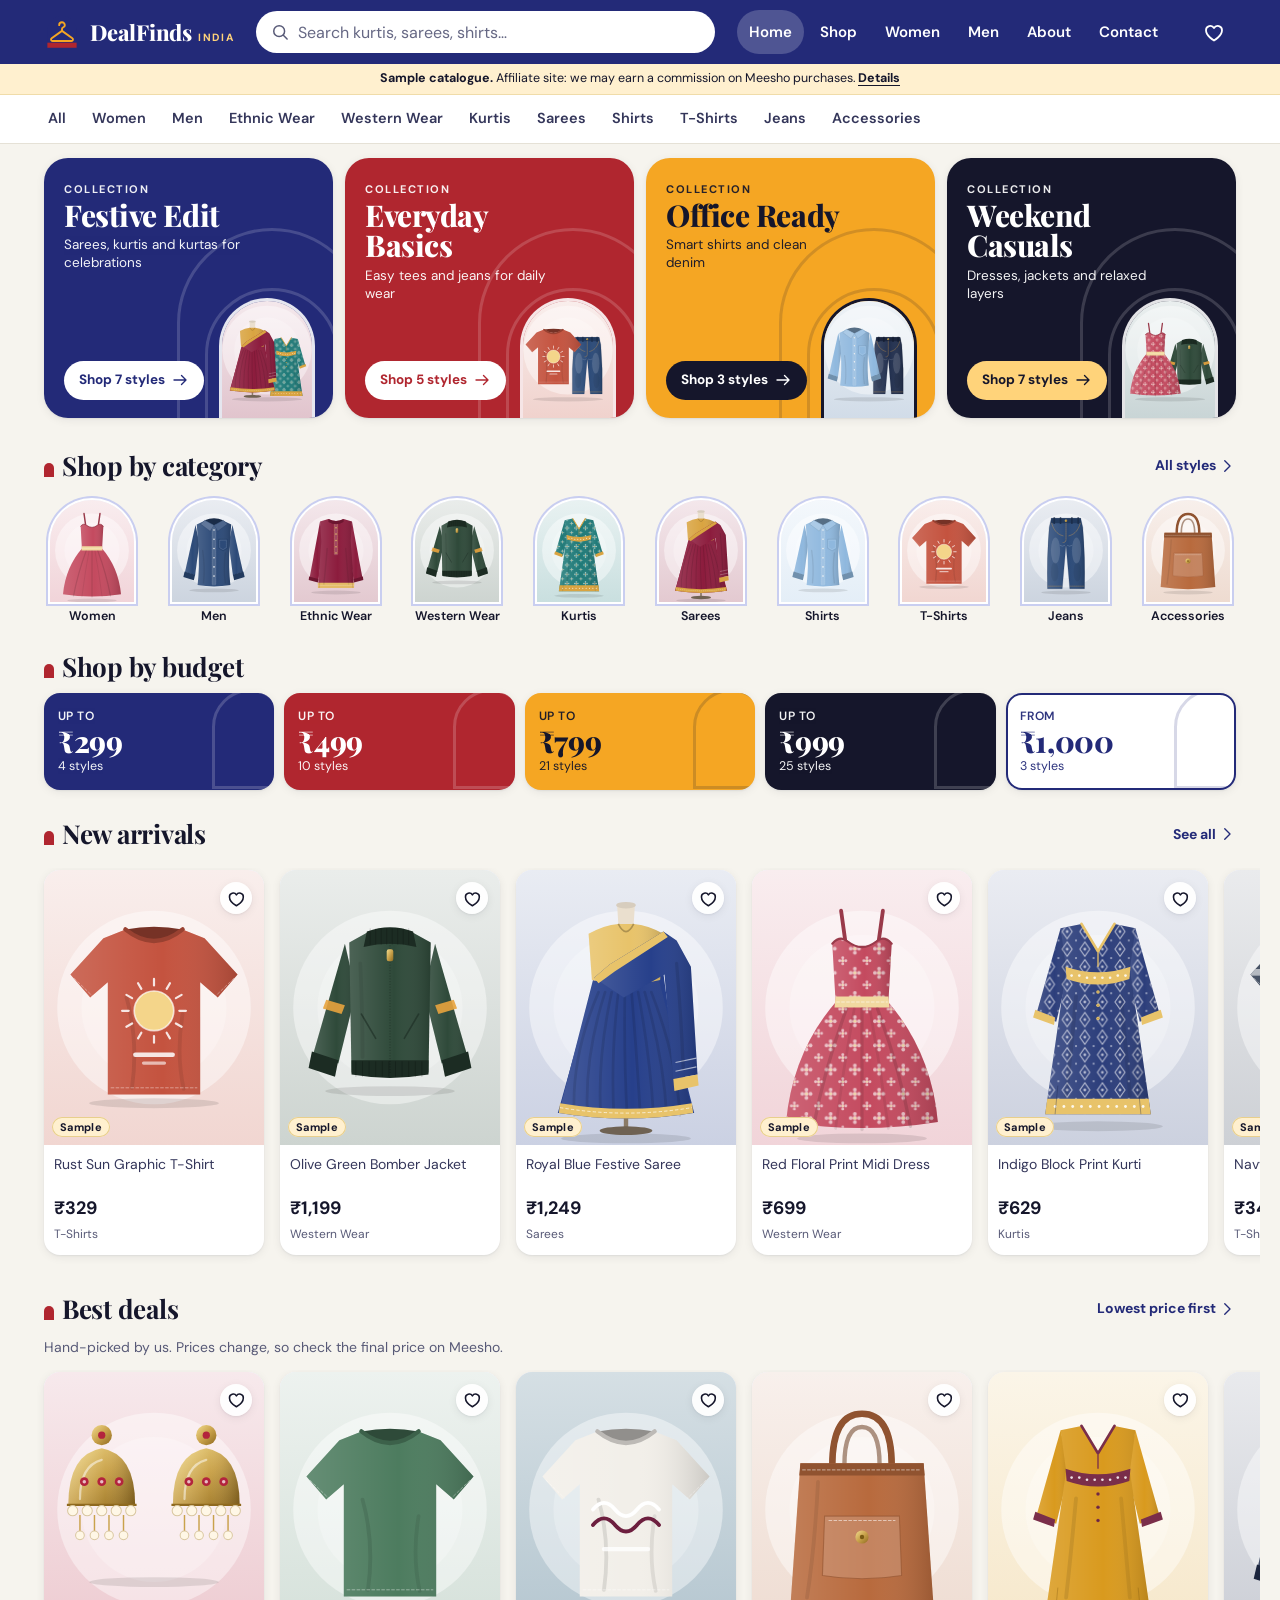
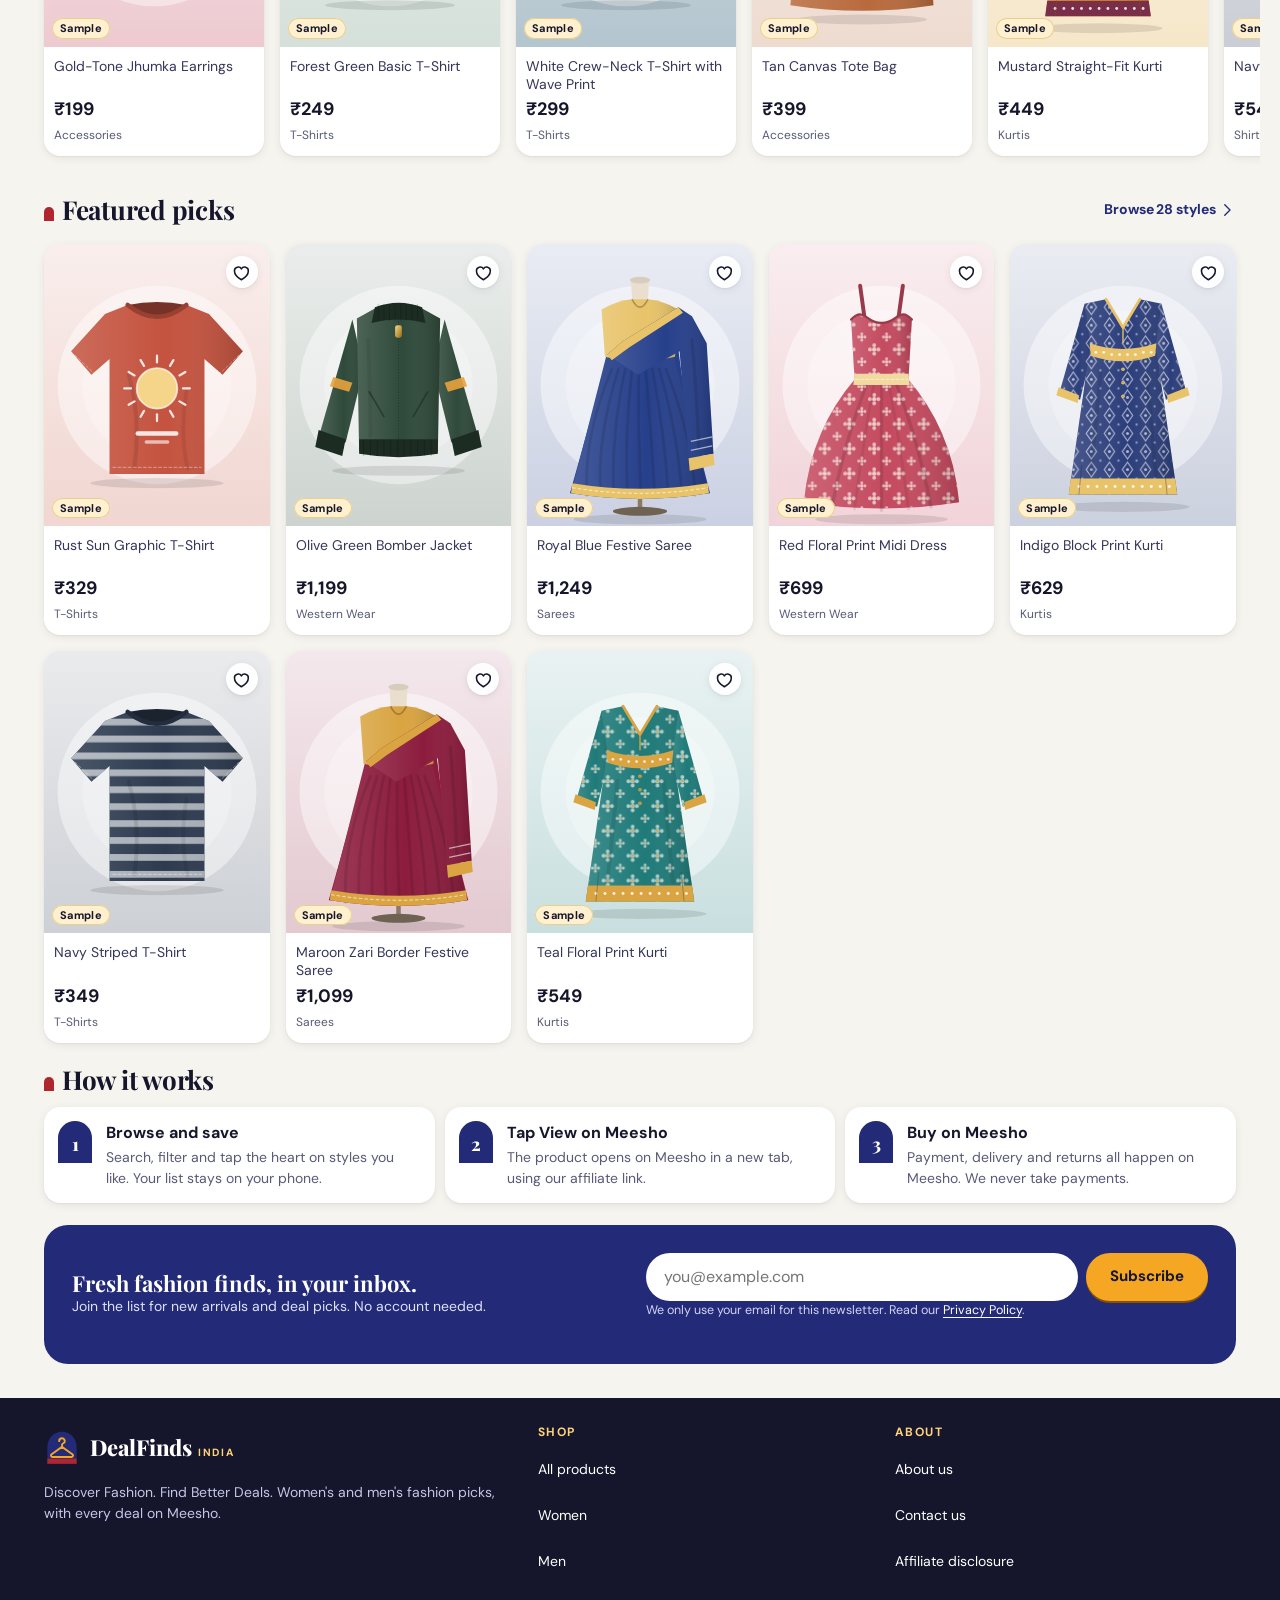
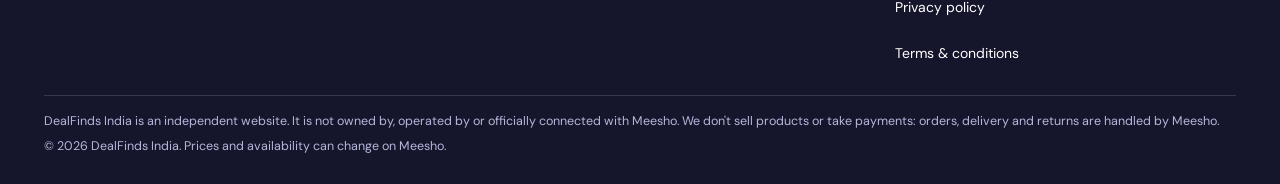
<file: index.html>
<!DOCTYPE html>
<html lang="en-IN">
<head>
<meta charset="utf-8">
<meta name="viewport" content="width=device-width, initial-scale=1, viewport-fit=cover">
<title>DealFinds India – Discover Fashion. Find Better Deals.</title>
<meta name="description" content="DealFinds India helps you discover fashion and find better deals. Browse kurtis, sarees, western wear, shirts, jeans and accessories, with links to Meesho.">
<meta name="robots" content="index, follow, max-image-preview:large">
<meta name="theme-color" content="#232a78">
<link rel="canonical" href="https://pawanuse7-hash.github.io/Test/">
<meta property="og:site_name" content="DealFinds India">
<meta property="og:type" content="website">
<meta property="og:locale" content="en_IN">
<meta property="og:title" content="DealFinds India – Discover Fashion. Find Better Deals.">
<meta property="og:description" content="DealFinds India helps you discover fashion and find better deals. Browse kurtis, sarees, western wear, shirts, jeans and accessories, with links to Meesho.">
<meta property="og:url" content="https://pawanuse7-hash.github.io/Test/">
<meta property="og:image" content="https://pawanuse7-hash.github.io/Test/assets/brand/og-image.png">
<meta property="og:image:width" content="1200">
<meta property="og:image:height" content="630">
<meta property="og:image:alt" content="DealFinds India – Discover Fashion. Find Better Deals.">
<meta name="twitter:card" content="summary_large_image">
<meta name="twitter:title" content="DealFinds India – Discover Fashion. Find Better Deals.">
<meta name="twitter:description" content="DealFinds India helps you discover fashion and find better deals. Browse kurtis, sarees, western wear, shirts, jeans and accessories, with links to Meesho.">
<meta name="twitter:image" content="https://pawanuse7-hash.github.io/Test/assets/brand/og-image.png">
<link rel="icon" href="assets/brand/favicon.svg" type="image/svg+xml">
<link rel="apple-touch-icon" href="assets/brand/apple-touch-icon.png">
<link rel="manifest" href="manifest.webmanifest">
<link rel="preload" href="assets/fonts/dm-sans-var.woff" as="font" type="font/woff" crossorigin>
<link rel="preload" href="assets/fonts/playfair-display-var.woff" as="font" type="font/woff" crossorigin>
<link rel="stylesheet" href="css/dfi-app.css">
<script src="js/site-config.js" defer></script>
<script src="js/products-data.js" defer></script>
<script src="js/dfi-app.js" defer></script>
<script type="application/ld+json">{
  "@context": "https://schema.org",
  "@graph": [
    { "@type": "Organization", "@id": "https://pawanuse7-hash.github.io/Test/#org", "name": "DealFinds India", "url": "https://pawanuse7-hash.github.io/Test/", "logo": "https://pawanuse7-hash.github.io/Test/assets/brand/apple-touch-icon.png" },
    { "@type": "WebSite", "@id": "https://pawanuse7-hash.github.io/Test/#website", "url": "https://pawanuse7-hash.github.io/Test/", "name": "DealFinds India", "description": "Discover Fashion. Find Better Deals.", "inLanguage": "en-IN", "publisher": { "@id": "https://pawanuse7-hash.github.io/Test/#org" },
      "potentialAction": { "@type": "SearchAction", "target": { "@type": "EntryPoint", "urlTemplate": "https://pawanuse7-hash.github.io/Test/shop.html?q={search_term_string}" }, "query-input": "required name=search_term_string" } }
  ]
}</script>
</head>
<body data-page="home">
<a class="skip" href="#main">Skip to content</a>
<svg xmlns="http://www.w3.org/2000/svg" width="0" height="0" style="position:absolute" aria-hidden="true" focusable="false">
<symbol id="i-home" viewBox="0 0 24 24"><path d="M3 10.5 12 3l9 7.5V20a1 1 0 0 1-1 1h-5v-6H9v6H4a1 1 0 0 1-1-1z"/></symbol>
<symbol id="i-grid" viewBox="0 0 24 24"><path d="M4 4h6.5v6.5H4zM13.5 4H20v6.5h-6.5zM4 13.5h6.5V20H4zM13.5 13.5H20V20h-6.5z"/></symbol>
<symbol id="i-bag" viewBox="0 0 24 24"><path d="M5 8h14l-1 12H6zM9 8V6.5a3 3 0 0 1 6 0V8"/></symbol>
<symbol id="i-heart" viewBox="0 0 24 24"><path d="M12 20.5s-8-4.6-8-10.2A4.3 4.3 0 0 1 12 8a4.3 4.3 0 0 1 8 2.3c0 5.6-8 10.2-8 10.2z"/></symbol>
<symbol id="i-heart-solid" viewBox="0 0 24 24"><path fill="currentColor" d="M12 20.5s-8-4.6-8-10.2A4.3 4.3 0 0 1 12 8a4.3 4.3 0 0 1 8 2.3c0 5.6-8 10.2-8 10.2z"/></symbol>
<symbol id="i-menu" viewBox="0 0 24 24"><path d="M4 7h16M4 12h16M4 17h16"/></symbol>
<symbol id="i-search" viewBox="0 0 24 24"><circle cx="11" cy="11" r="6.5"/><path d="m16 16 4.5 4.5"/></symbol>
<symbol id="i-close" viewBox="0 0 24 24"><path d="M6 6l12 12M18 6 6 18"/></symbol>
<symbol id="i-external" viewBox="0 0 24 24"><path d="M14 4h6v6M20 4l-9 9M18 14v5a1 1 0 0 1-1 1H5a1 1 0 0 1-1-1V7a1 1 0 0 1 1-1h5"/></symbol>
<symbol id="i-filter" viewBox="0 0 24 24"><path d="M4 6h16M7 12h10M10 18h4"/></symbol>
<symbol id="i-sort" viewBox="0 0 24 24"><path d="M8 4v16M8 20l-3-3M8 20l3-3M16 20V4M16 4l-3 3M16 4l3 3"/></symbol>
<symbol id="i-check" viewBox="0 0 24 24"><path d="m5 12.5 4.5 4.5L19 7.5"/></symbol>
<symbol id="i-chevron-right" viewBox="0 0 24 24"><path d="m9 5 7 7-7 7"/></symbol>
<symbol id="i-arrow-right" viewBox="0 0 24 24"><path d="M4 12h16M14 6l6 6-6 6"/></symbol>
<symbol id="i-info" viewBox="0 0 24 24"><circle cx="12" cy="12" r="9"/><path d="M12 11v5M12 8h.01"/></symbol>
<symbol id="i-trash" viewBox="0 0 24 24"><path d="M5 7h14M9 7V4h6v3M7 7l1 13h8l1-13"/></symbol>
</svg>
<header class="appbar">
  <a class="brand" href="index.html" aria-label="DealFinds India, home">
    <img class="brand-mark" src="assets/brand/mark.svg" width="36" height="36" alt="">
    <span class="brand-word"><b>DealFinds</b><i>India</i></span>
  </a>
  <nav class="topnav" aria-label="Main"><a href="index.html" aria-current="page">Home</a><a href="shop.html">Shop</a><a href="shop.html?for=women">Women</a><a href="shop.html?for=men">Men</a><a href="about.html">About</a><a href="contact.html">Contact</a></nav>
  <div class="appbar-actions">
    <button class="icon-btn" type="button" data-open="saved" aria-label="Saved items"><svg class="icon" aria-hidden="true" focusable="false"><use href="#i-heart"/></svg><span class="count" data-saved-count hidden>0</span></button>
  </div>
  <form class="searchbar" id="search-form" role="search" action="shop.html" method="get">
    <label class="sr-only" for="q">Search fashion</label>
    <svg class="icon" aria-hidden="true" focusable="false"><use href="#i-search"/></svg>
    <input id="q" name="q" type="search" placeholder="Search kurtis, sarees, shirts…" autocomplete="off" enterkeyhint="search" maxlength="80">
  </form>
</header>
<div class="affnote" role="note"><span data-sample-notice hidden><strong>Sample catalogue.</strong> </span>Affiliate site: we may earn a commission on Meesho purchases. <a href="affiliate-disclosure.html">Details</a></div>

<main id="main">
  <h1 class="sr-only">DealFinds India: Discover Fashion. Find Better Deals.</h1>
  <nav class="rail" aria-label="Departments"><ul id="dept-rail"></ul></nav>

  <section aria-label="Collections">
    <div class="banners" id="banners"></div>
    <div class="dots" id="banner-dots" aria-hidden="true"></div>
  </section>

  <div class="wrap">
    <noscript><p class="noscript-msg">Please turn on JavaScript to browse the products. Without it you can still read our <a href="about.html">About</a> and <a href="affiliate-disclosure.html">Affiliate disclosure</a> pages.</p></noscript>

    <section class="sec" aria-labelledby="h-cats">
      <div class="sec-head"><h2 id="h-cats">Shop by category</h2><a href="shop.html">All styles <svg class="icon icon-s" aria-hidden="true" focusable="false"><use href="#i-chevron-right"/></svg></a></div>
      <ul class="cat-row" id="cat-row"></ul>
    </section>

    <section class="sec" aria-labelledby="h-budget">
      <div class="sec-head"><h2 id="h-budget">Shop by budget</h2></div>
      <div class="ptiles" id="price-tiles"></div>
    </section>

    <section class="sec" aria-labelledby="h-new">
      <div class="sec-head"><h2 id="h-new">New arrivals</h2><a href="shop.html">See all <svg class="icon icon-s" aria-hidden="true" focusable="false"><use href="#i-chevron-right"/></svg></a></div>
      <ul class="pgrid is-rail" data-render="new-arrivals"></ul>
    </section>

    <section class="sec" aria-labelledby="h-deals">
      <div class="sec-head"><h2 id="h-deals">Best deals</h2><a href="shop.html?sort=price-asc">Lowest price first <svg class="icon icon-s" aria-hidden="true" focusable="false"><use href="#i-chevron-right"/></svg></a></div>
      <p class="sec-sub">Hand-picked by us. Prices change, so check the final price on Meesho.</p>
      <ul class="pgrid is-rail" data-render="best-deals"></ul>
    </section>

    <section class="sec" aria-labelledby="h-feat">
      <div class="sec-head"><h2 id="h-feat">Featured picks</h2><a href="shop.html">Browse <span data-total>all styles</span> <svg class="icon icon-s" aria-hidden="true" focusable="false"><use href="#i-chevron-right"/></svg></a></div>
      <ul class="pgrid" data-render="featured"></ul>
    </section>

    <section class="sec" aria-labelledby="h-how">
      <div class="sec-head"><h2 id="h-how">How it works</h2></div>
      <ol class="steps">
        <li><strong>Browse and save</strong><span>Search, filter and tap the heart on styles you like. Your list stays on your phone.</span></li>
        <li><strong>Tap View on Meesho</strong><span>The product opens on Meesho in a new tab, using our affiliate link.</span></li>
        <li><strong>Buy on Meesho</strong><span>Payment, delivery and returns all happen on Meesho. We never take payments.</span></li>
      </ol>
    </section>

    <section class="sec" aria-labelledby="news-title">
      <div class="news on-dark">
        <div>
          <h2 id="news-title">Fresh fashion finds, in your inbox.</h2>
          <p>Join the list for new arrivals and deal picks. No account needed.</p>
        </div>
        <form class="news-form" data-form="newsletter" method="post" novalidate>
          <div class="news-row">
            <label class="sr-only" for="news-email">Your email address</label>
            <input id="news-email" name="email" type="email" inputmode="email" autocomplete="email" placeholder="you@example.com" required>
            <button class="btn btn-gold" type="submit">Subscribe</button>
          </div>
          <div class="hp" aria-hidden="true"><label>Leave this empty <input type="text" name="website" tabindex="-1" autocomplete="off"></label></div>
          <p class="hint">We only use your email for this newsletter. Read our <a href="privacy-policy.html">Privacy Policy</a>.</p>
          <p class="form-status" role="status" aria-live="polite"></p>
        </form>
      </div>
    </section>
  </div>
</main>

<footer class="footer">
  <div class="wrap">
    <div class="footer-grid">
      <div>
        <a class="brand" href="index.html" aria-label="DealFinds India, home"><img class="brand-mark" src="assets/brand/mark.svg" width="36" height="36" alt=""><span class="brand-word"><b>DealFinds</b><i>India</i></span></a>
        <p>Discover Fashion. Find Better Deals. Women's and men's fashion picks, with every deal on Meesho.</p>
      </div>
      <div>
        <h2>Shop</h2>
        <ul>
          <li><a href="shop.html">All products</a></li>
          <li><a href="shop.html?for=women">Women</a></li>
          <li><a href="shop.html?for=men">Men</a></li>
        </ul>
      </div>
      <div>
        <h2>About</h2>
        <ul>
          <li><a href="about.html">About us</a></li>
          <li><a href="contact.html">Contact us</a></li>
          <li><a href="affiliate-disclosure.html">Affiliate disclosure</a></li>
          <li><a href="privacy-policy.html">Privacy policy</a></li>
          <li><a href="terms.html">Terms &amp; conditions</a></li>
        </ul>
      </div>
    </div>
    <div class="legal">
      <p>DealFinds India is an independent website. It is not owned by, operated by or officially connected with Meesho. We don't sell products or take payments: orders, delivery and returns are handled by Meesho.</p>
      <p>&copy; <span data-year>2026</span> DealFinds India. Prices and availability can change on Meesho.</p>
    </div>
  </div>
</footer>

<nav class="tabbar" aria-label="App navigation">
  <a class="tab" href="index.html" aria-current="page"><svg class="icon" aria-hidden="true" focusable="false"><use href="#i-home"/></svg><span>Home</span></a>
  <a class="tab" href="shop.html" data-open="categories"><svg class="icon" aria-hidden="true" focusable="false"><use href="#i-grid"/></svg><span>Categories</span></a>
  <a class="tab" href="shop.html"><svg class="icon" aria-hidden="true" focusable="false"><use href="#i-bag"/></svg><span>Shop</span></a>
  <button class="tab" type="button" data-open="saved"><svg class="icon" aria-hidden="true" focusable="false"><use href="#i-heart"/></svg><span>Saved</span><span class="count" data-saved-count hidden>0</span></button>
  <a class="tab" href="about.html" data-open="more"><svg class="icon" aria-hidden="true" focusable="false"><use href="#i-menu"/></svg><span>More</span></a>
</nav>
</body>
</html>
</file>
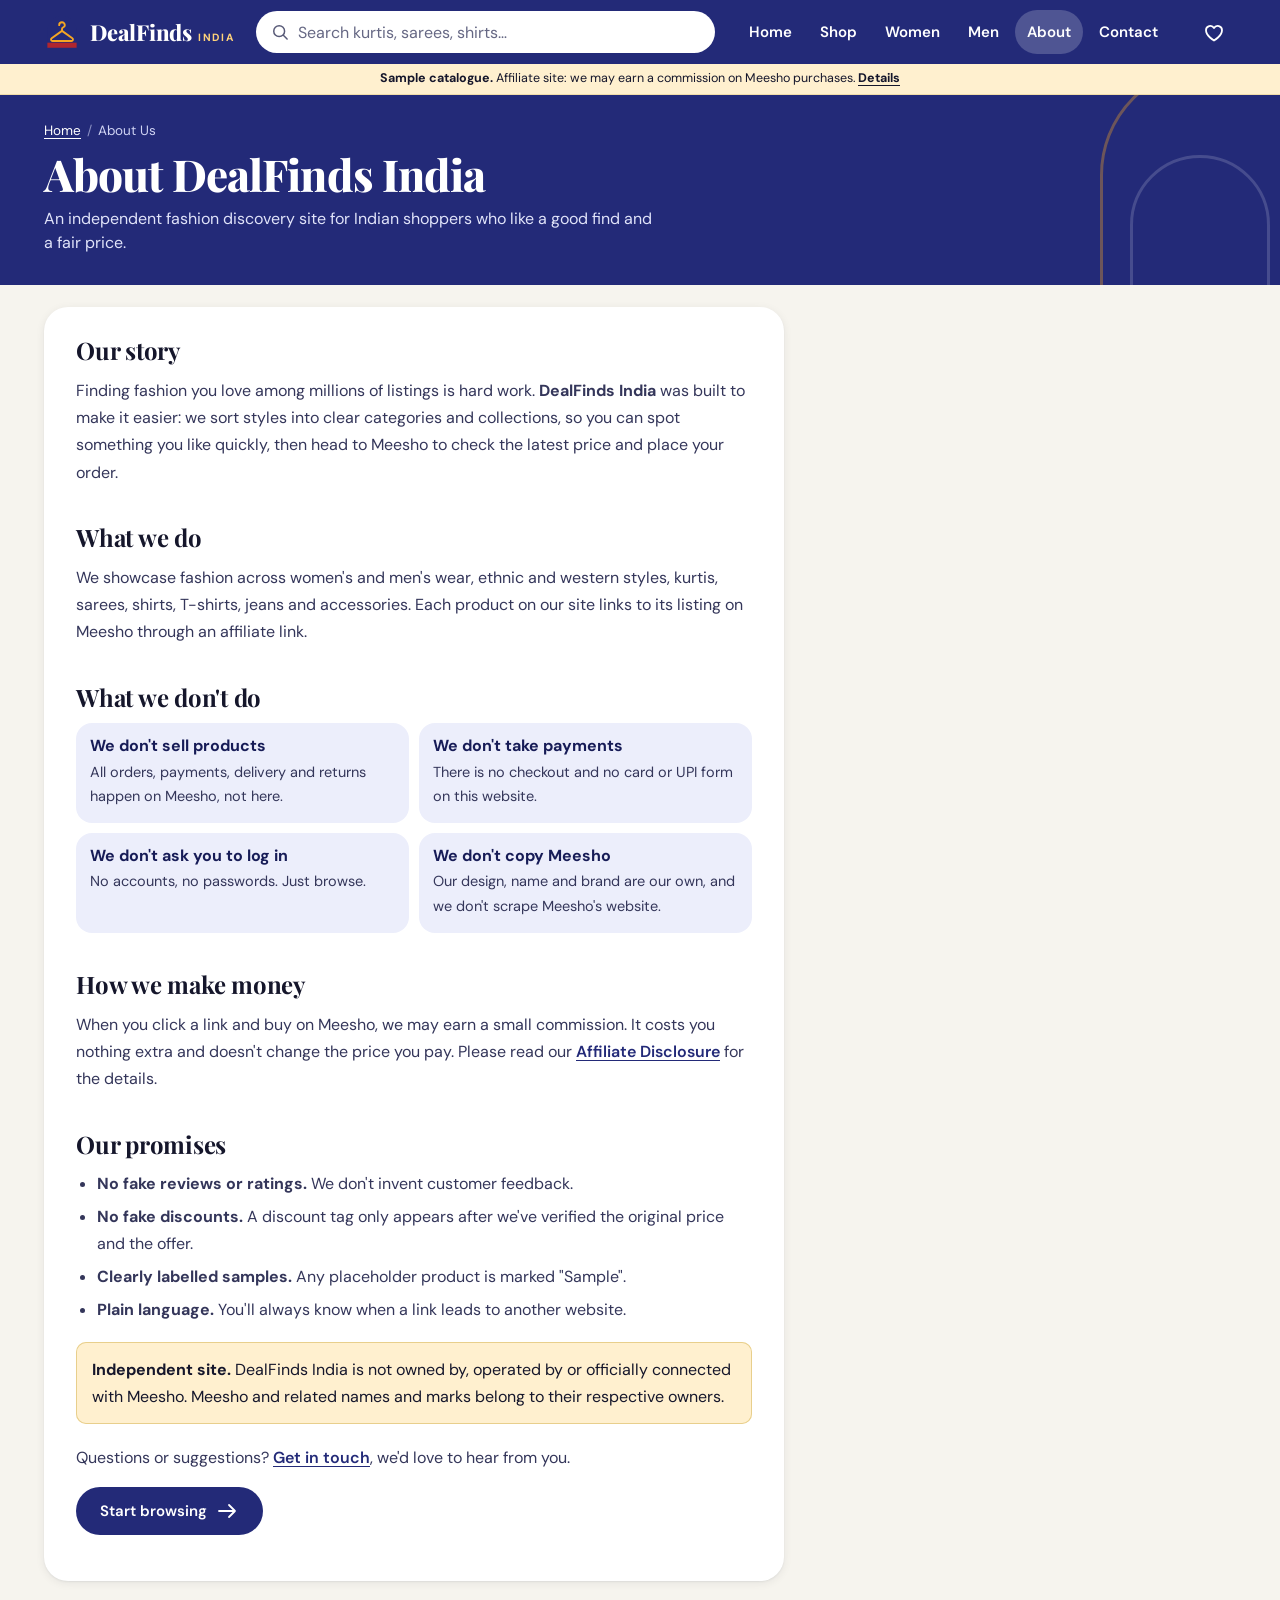
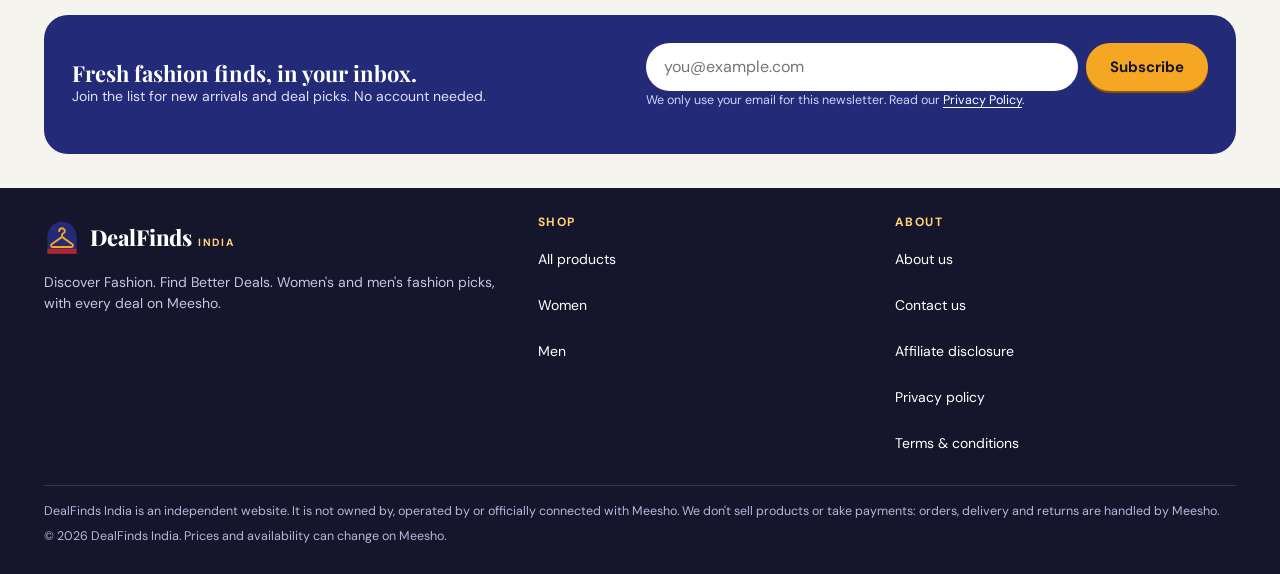
<file: about.html>
<!DOCTYPE html>
<html lang="en-IN">
<head>
<meta charset="utf-8">
<meta name="viewport" content="width=device-width, initial-scale=1, viewport-fit=cover">
<title>About Us | DealFinds India</title>
<meta name="description" content="Learn about DealFinds India, an independent fashion discovery website that links Indian shoppers to Meesho and earns a commission through affiliate links.">
<meta name="robots" content="index, follow, max-image-preview:large">
<meta name="theme-color" content="#232a78">
<link rel="canonical" href="https://pawanuse7-hash.github.io/Test/about.html">
<meta property="og:site_name" content="DealFinds India">
<meta property="og:type" content="website">
<meta property="og:locale" content="en_IN">
<meta property="og:title" content="About Us | DealFinds India">
<meta property="og:description" content="Learn about DealFinds India, an independent fashion discovery website that links Indian shoppers to Meesho and earns a commission through affiliate links.">
<meta property="og:url" content="https://pawanuse7-hash.github.io/Test/about.html">
<meta property="og:image" content="https://pawanuse7-hash.github.io/Test/assets/brand/og-image.png">
<meta property="og:image:width" content="1200">
<meta property="og:image:height" content="630">
<meta property="og:image:alt" content="DealFinds India – Discover Fashion. Find Better Deals.">
<meta name="twitter:card" content="summary_large_image">
<meta name="twitter:title" content="About Us | DealFinds India">
<meta name="twitter:description" content="Learn about DealFinds India, an independent fashion discovery website that links Indian shoppers to Meesho and earns a commission through affiliate links.">
<meta name="twitter:image" content="https://pawanuse7-hash.github.io/Test/assets/brand/og-image.png">
<link rel="icon" href="assets/brand/favicon.svg" type="image/svg+xml">
<link rel="apple-touch-icon" href="assets/brand/apple-touch-icon.png">
<link rel="manifest" href="manifest.webmanifest">
<link rel="preload" href="assets/fonts/dm-sans-var.woff" as="font" type="font/woff" crossorigin>
<link rel="preload" href="assets/fonts/playfair-display-var.woff" as="font" type="font/woff" crossorigin>
<link rel="stylesheet" href="css/dfi-app.css">
<script src="js/site-config.js" defer></script>
<script src="js/products-data.js" defer></script>
<script src="js/dfi-app.js" defer></script>
</head>
<body data-page="about">
<a class="skip" href="#main">Skip to content</a>
<svg xmlns="http://www.w3.org/2000/svg" width="0" height="0" style="position:absolute" aria-hidden="true" focusable="false">
<symbol id="i-home" viewBox="0 0 24 24"><path d="M3 10.5 12 3l9 7.5V20a1 1 0 0 1-1 1h-5v-6H9v6H4a1 1 0 0 1-1-1z"/></symbol>
<symbol id="i-grid" viewBox="0 0 24 24"><path d="M4 4h6.5v6.5H4zM13.5 4H20v6.5h-6.5zM4 13.5h6.5V20H4zM13.5 13.5H20V20h-6.5z"/></symbol>
<symbol id="i-bag" viewBox="0 0 24 24"><path d="M5 8h14l-1 12H6zM9 8V6.5a3 3 0 0 1 6 0V8"/></symbol>
<symbol id="i-heart" viewBox="0 0 24 24"><path d="M12 20.5s-8-4.6-8-10.2A4.3 4.3 0 0 1 12 8a4.3 4.3 0 0 1 8 2.3c0 5.6-8 10.2-8 10.2z"/></symbol>
<symbol id="i-heart-solid" viewBox="0 0 24 24"><path fill="currentColor" d="M12 20.5s-8-4.6-8-10.2A4.3 4.3 0 0 1 12 8a4.3 4.3 0 0 1 8 2.3c0 5.6-8 10.2-8 10.2z"/></symbol>
<symbol id="i-menu" viewBox="0 0 24 24"><path d="M4 7h16M4 12h16M4 17h16"/></symbol>
<symbol id="i-search" viewBox="0 0 24 24"><circle cx="11" cy="11" r="6.5"/><path d="m16 16 4.5 4.5"/></symbol>
<symbol id="i-close" viewBox="0 0 24 24"><path d="M6 6l12 12M18 6 6 18"/></symbol>
<symbol id="i-external" viewBox="0 0 24 24"><path d="M14 4h6v6M20 4l-9 9M18 14v5a1 1 0 0 1-1 1H5a1 1 0 0 1-1-1V7a1 1 0 0 1 1-1h5"/></symbol>
<symbol id="i-filter" viewBox="0 0 24 24"><path d="M4 6h16M7 12h10M10 18h4"/></symbol>
<symbol id="i-sort" viewBox="0 0 24 24"><path d="M8 4v16M8 20l-3-3M8 20l3-3M16 20V4M16 4l-3 3M16 4l3 3"/></symbol>
<symbol id="i-check" viewBox="0 0 24 24"><path d="m5 12.5 4.5 4.5L19 7.5"/></symbol>
<symbol id="i-chevron-right" viewBox="0 0 24 24"><path d="m9 5 7 7-7 7"/></symbol>
<symbol id="i-arrow-right" viewBox="0 0 24 24"><path d="M4 12h16M14 6l6 6-6 6"/></symbol>
<symbol id="i-info" viewBox="0 0 24 24"><circle cx="12" cy="12" r="9"/><path d="M12 11v5M12 8h.01"/></symbol>
<symbol id="i-trash" viewBox="0 0 24 24"><path d="M5 7h14M9 7V4h6v3M7 7l1 13h8l1-13"/></symbol>
</svg>
<header class="appbar">
  <a class="brand" href="index.html" aria-label="DealFinds India, home">
    <img class="brand-mark" src="assets/brand/mark.svg" width="36" height="36" alt="">
    <span class="brand-word"><b>DealFinds</b><i>India</i></span>
  </a>
  <nav class="topnav" aria-label="Main"><a href="index.html">Home</a><a href="shop.html">Shop</a><a href="shop.html?for=women">Women</a><a href="shop.html?for=men">Men</a><a href="about.html" aria-current="page">About</a><a href="contact.html">Contact</a></nav>
  <div class="appbar-actions">
    <button class="icon-btn" type="button" data-open="saved" aria-label="Saved items"><svg class="icon" aria-hidden="true" focusable="false"><use href="#i-heart"/></svg><span class="count" data-saved-count hidden>0</span></button>
  </div>
  <form class="searchbar" id="search-form" role="search" action="shop.html" method="get">
    <label class="sr-only" for="q">Search fashion</label>
    <svg class="icon" aria-hidden="true" focusable="false"><use href="#i-search"/></svg>
    <input id="q" name="q" type="search" placeholder="Search kurtis, sarees, shirts…" autocomplete="off" enterkeyhint="search" maxlength="80">
  </form>
</header>
<div class="affnote" role="note"><span data-sample-notice hidden><strong>Sample catalogue.</strong> </span>Affiliate site: we may earn a commission on Meesho purchases. <a href="affiliate-disclosure.html">Details</a></div>

<main id="main">
  <section class="page-hero">
    <div class="wrap">
      <nav aria-label="Breadcrumb"><ol class="breadcrumb"><li><a href="index.html">Home</a></li><li aria-current="page">About Us</li></ol></nav>
      <h1>About DealFinds India</h1>
      <p>An independent fashion discovery site for Indian shoppers who like a good find and a fair price.</p>
    </div>
  </section>

  <div class="wrap prose-wrap">
    <div class="prose">
      <h2>Our story</h2>
      <p>Finding fashion you love among millions of listings is hard work. <strong>DealFinds India</strong> was built to make it easier: we sort styles into clear categories and collections, so you can spot something you like quickly, then head to Meesho to check the latest price and place your order.</p>

      <h2>What we do</h2>
      <p>We showcase fashion across women's and men's wear, ethnic and western styles, kurtis, sarees, shirts, T-shirts, jeans and accessories. Each product on our site links to its listing on Meesho through an affiliate link.</p>

      <h2>What we don't do</h2>
      <div class="value-grid">
        <div class="value"><h3>We don't sell products</h3><p>All orders, payments, delivery and returns happen on Meesho, not here.</p></div>
        <div class="value"><h3>We don't take payments</h3><p>There is no checkout and no card or UPI form on this website.</p></div>
        <div class="value"><h3>We don't ask you to log in</h3><p>No accounts, no passwords. Just browse.</p></div>
        <div class="value"><h3>We don't copy Meesho</h3><p>Our design, name and brand are our own, and we don't scrape Meesho's website.</p></div>
      </div>

      <h2>How we make money</h2>
      <p>When you click a link and buy on Meesho, we may earn a small commission. It costs you nothing extra and doesn't change the price you pay. Please read our <a href="affiliate-disclosure.html">Affiliate Disclosure</a> for the details.</p>

      <h2>Our promises</h2>
      <ul>
        <li><strong>No fake reviews or ratings.</strong> We don't invent customer feedback.</li>
        <li><strong>No fake discounts.</strong> A discount tag only appears after we've verified the original price and the offer.</li>
        <li><strong>Clearly labelled samples.</strong> Any placeholder product is marked "Sample".</li>
        <li><strong>Plain language.</strong> You'll always know when a link leads to another website.</li>
      </ul>

      <div class="callout"><p><strong>Independent site.</strong> DealFinds India is not owned by, operated by or officially connected with Meesho. Meesho and related names and marks belong to their respective owners.</p></div>

      <p>Questions or suggestions? <a href="contact.html">Get in touch</a>, we'd love to hear from you.</p>
      <p><a class="btn btn-primary" href="shop.html">Start browsing <svg class="icon icon-slide" aria-hidden="true" focusable="false"><use href="#i-arrow-right"/></svg></a></p>
    </div>
  </div>
<div class="wrap"><section class="sec" aria-labelledby="news-title">
      <div class="news on-dark">
        <div>
          <h2 id="news-title">Fresh fashion finds, in your inbox.</h2>
          <p>Join the list for new arrivals and deal picks. No account needed.</p>
        </div>
        <form class="news-form" data-form="newsletter" method="post" novalidate>
          <div class="news-row">
            <label class="sr-only" for="news-email">Your email address</label>
            <input id="news-email" name="email" type="email" inputmode="email" autocomplete="email" placeholder="you@example.com" required>
            <button class="btn btn-gold" type="submit">Subscribe</button>
          </div>
          <div class="hp" aria-hidden="true"><label>Leave this empty <input type="text" name="website" tabindex="-1" autocomplete="off"></label></div>
          <p class="hint">We only use your email for this newsletter. Read our <a href="privacy-policy.html">Privacy Policy</a>.</p>
          <p class="form-status" role="status" aria-live="polite"></p>
        </form>
      </div>
    </section></div>
</main>

<footer class="footer">
  <div class="wrap">
    <div class="footer-grid">
      <div>
        <a class="brand" href="index.html" aria-label="DealFinds India, home"><img class="brand-mark" src="assets/brand/mark.svg" width="36" height="36" alt=""><span class="brand-word"><b>DealFinds</b><i>India</i></span></a>
        <p>Discover Fashion. Find Better Deals. Women's and men's fashion picks, with every deal on Meesho.</p>
      </div>
      <div>
        <h2>Shop</h2>
        <ul>
          <li><a href="shop.html">All products</a></li>
          <li><a href="shop.html?for=women">Women</a></li>
          <li><a href="shop.html?for=men">Men</a></li>
        </ul>
      </div>
      <div>
        <h2>About</h2>
        <ul>
          <li><a href="about.html">About us</a></li>
          <li><a href="contact.html">Contact us</a></li>
          <li><a href="affiliate-disclosure.html">Affiliate disclosure</a></li>
          <li><a href="privacy-policy.html">Privacy policy</a></li>
          <li><a href="terms.html">Terms &amp; conditions</a></li>
        </ul>
      </div>
    </div>
    <div class="legal">
      <p>DealFinds India is an independent website. It is not owned by, operated by or officially connected with Meesho. We don't sell products or take payments: orders, delivery and returns are handled by Meesho.</p>
      <p>&copy; <span data-year>2026</span> DealFinds India. Prices and availability can change on Meesho.</p>
    </div>
  </div>
</footer>

<nav class="tabbar" aria-label="App navigation">
  <a class="tab" href="index.html"><svg class="icon" aria-hidden="true" focusable="false"><use href="#i-home"/></svg><span>Home</span></a>
  <a class="tab" href="shop.html" data-open="categories"><svg class="icon" aria-hidden="true" focusable="false"><use href="#i-grid"/></svg><span>Categories</span></a>
  <a class="tab" href="shop.html"><svg class="icon" aria-hidden="true" focusable="false"><use href="#i-bag"/></svg><span>Shop</span></a>
  <button class="tab" type="button" data-open="saved"><svg class="icon" aria-hidden="true" focusable="false"><use href="#i-heart"/></svg><span>Saved</span><span class="count" data-saved-count hidden>0</span></button>
  <a class="tab" href="about.html" data-open="more" aria-current="page"><svg class="icon" aria-hidden="true" focusable="false"><use href="#i-menu"/></svg><span>More</span></a>
</nav>
</body>
</html>
</file>
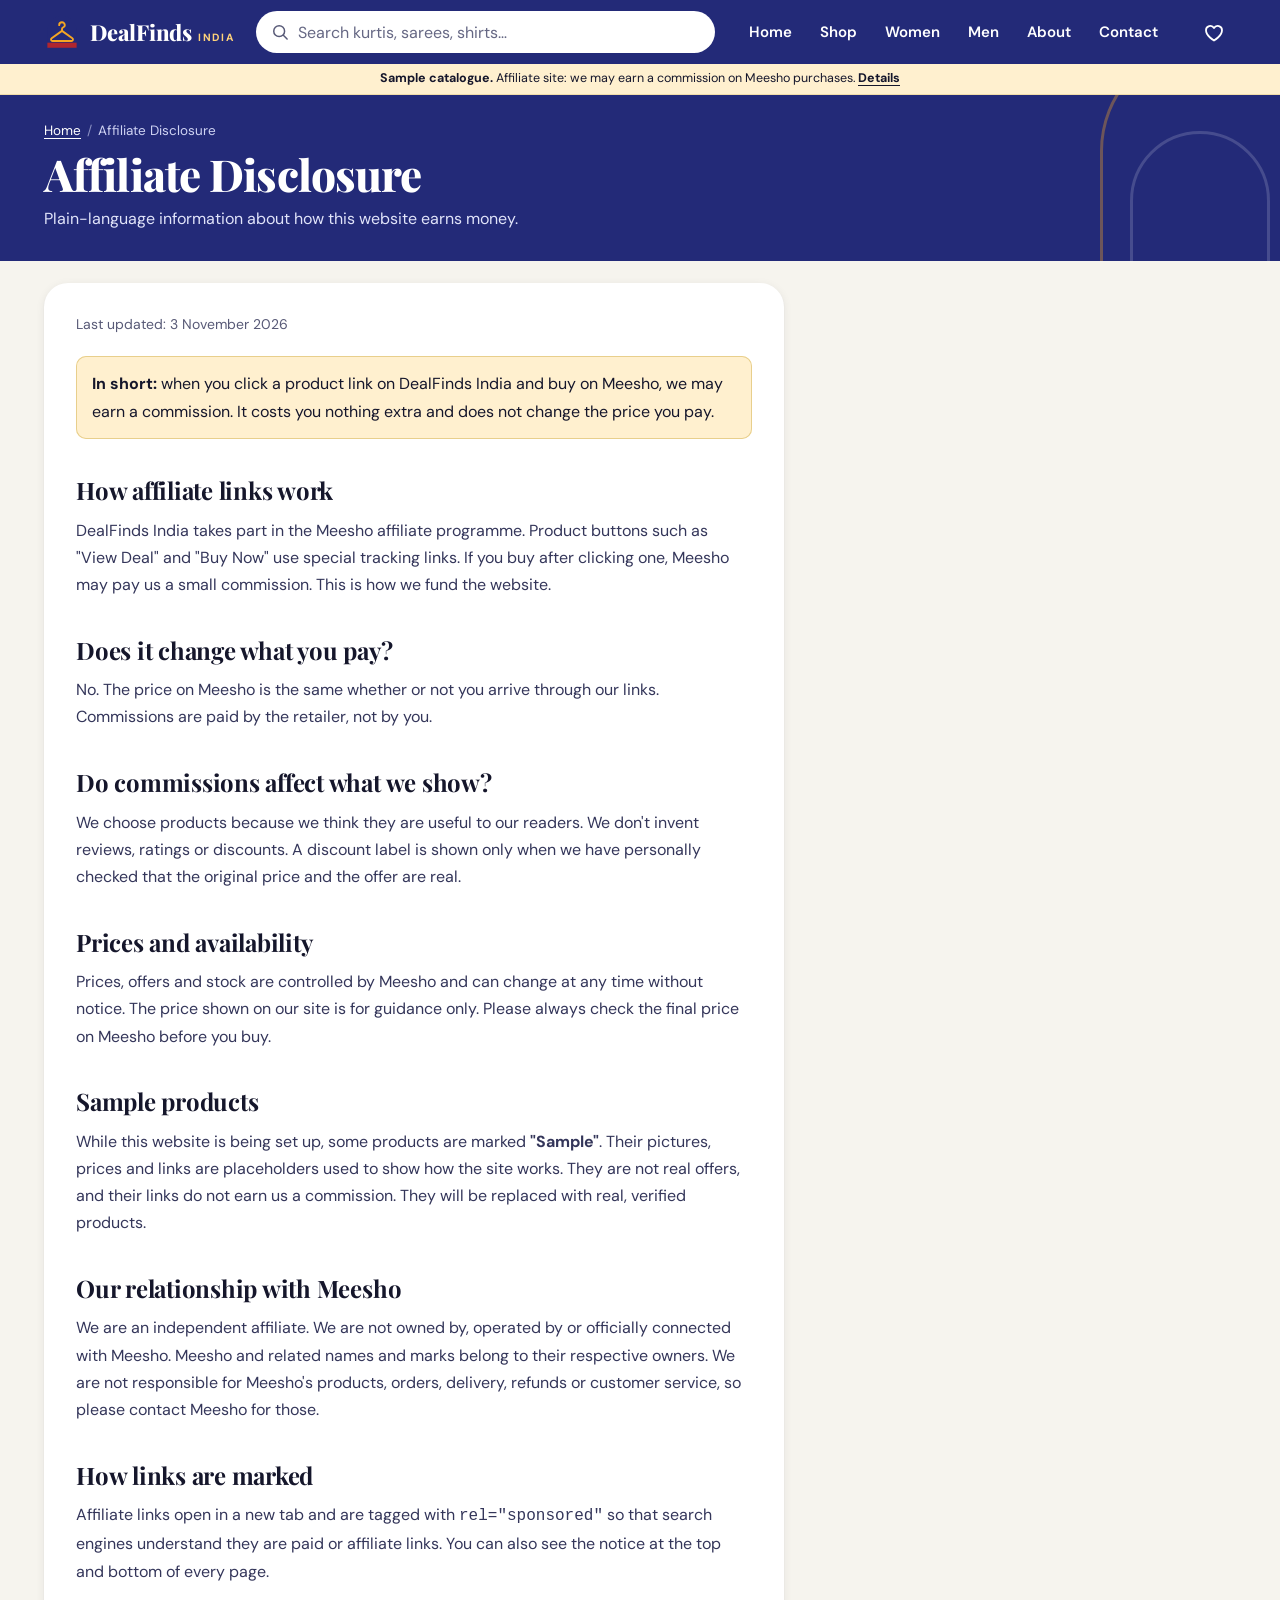
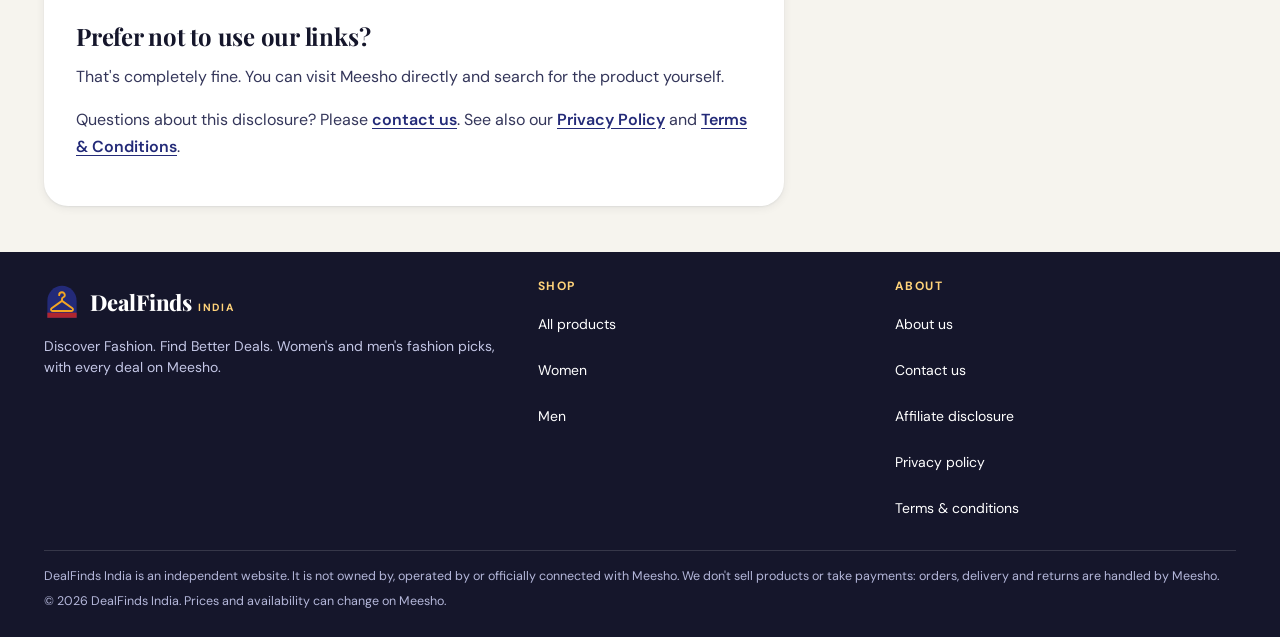
<file: affiliate-disclosure.html>
<!DOCTYPE html>
<html lang="en-IN">
<head>
<meta charset="utf-8">
<meta name="viewport" content="width=device-width, initial-scale=1, viewport-fit=cover">
<title>Affiliate Disclosure | DealFinds India</title>
<meta name="description" content="How DealFinds India earns commission through Meesho affiliate links at no extra cost to you, and how we keep discounts and product information honest.">
<meta name="robots" content="index, follow, max-image-preview:large">
<meta name="theme-color" content="#232a78">
<link rel="canonical" href="https://pawanuse7-hash.github.io/Test/affiliate-disclosure.html">
<meta property="og:site_name" content="DealFinds India">
<meta property="og:type" content="website">
<meta property="og:locale" content="en_IN">
<meta property="og:title" content="Affiliate Disclosure | DealFinds India">
<meta property="og:description" content="How DealFinds India earns commission through Meesho affiliate links at no extra cost to you, and how we keep discounts and product information honest.">
<meta property="og:url" content="https://pawanuse7-hash.github.io/Test/affiliate-disclosure.html">
<meta property="og:image" content="https://pawanuse7-hash.github.io/Test/assets/brand/og-image.png">
<meta property="og:image:width" content="1200">
<meta property="og:image:height" content="630">
<meta property="og:image:alt" content="DealFinds India – Discover Fashion. Find Better Deals.">
<meta name="twitter:card" content="summary_large_image">
<meta name="twitter:title" content="Affiliate Disclosure | DealFinds India">
<meta name="twitter:description" content="How DealFinds India earns commission through Meesho affiliate links at no extra cost to you, and how we keep discounts and product information honest.">
<meta name="twitter:image" content="https://pawanuse7-hash.github.io/Test/assets/brand/og-image.png">
<link rel="icon" href="assets/brand/favicon.svg" type="image/svg+xml">
<link rel="apple-touch-icon" href="assets/brand/apple-touch-icon.png">
<link rel="manifest" href="manifest.webmanifest">
<link rel="preload" href="assets/fonts/dm-sans-var.woff" as="font" type="font/woff" crossorigin>
<link rel="preload" href="assets/fonts/playfair-display-var.woff" as="font" type="font/woff" crossorigin>
<link rel="stylesheet" href="css/dfi-app.css">
<script src="js/site-config.js" defer></script>
<script src="js/products-data.js" defer></script>
<script src="js/dfi-app.js" defer></script>
</head>
<body data-page="legal">
<a class="skip" href="#main">Skip to content</a>
<svg xmlns="http://www.w3.org/2000/svg" width="0" height="0" style="position:absolute" aria-hidden="true" focusable="false">
<symbol id="i-home" viewBox="0 0 24 24"><path d="M3 10.5 12 3l9 7.5V20a1 1 0 0 1-1 1h-5v-6H9v6H4a1 1 0 0 1-1-1z"/></symbol>
<symbol id="i-grid" viewBox="0 0 24 24"><path d="M4 4h6.5v6.5H4zM13.5 4H20v6.5h-6.5zM4 13.5h6.5V20H4zM13.5 13.5H20V20h-6.5z"/></symbol>
<symbol id="i-bag" viewBox="0 0 24 24"><path d="M5 8h14l-1 12H6zM9 8V6.5a3 3 0 0 1 6 0V8"/></symbol>
<symbol id="i-heart" viewBox="0 0 24 24"><path d="M12 20.5s-8-4.6-8-10.2A4.3 4.3 0 0 1 12 8a4.3 4.3 0 0 1 8 2.3c0 5.6-8 10.2-8 10.2z"/></symbol>
<symbol id="i-heart-solid" viewBox="0 0 24 24"><path fill="currentColor" d="M12 20.5s-8-4.6-8-10.2A4.3 4.3 0 0 1 12 8a4.3 4.3 0 0 1 8 2.3c0 5.6-8 10.2-8 10.2z"/></symbol>
<symbol id="i-menu" viewBox="0 0 24 24"><path d="M4 7h16M4 12h16M4 17h16"/></symbol>
<symbol id="i-search" viewBox="0 0 24 24"><circle cx="11" cy="11" r="6.5"/><path d="m16 16 4.5 4.5"/></symbol>
<symbol id="i-close" viewBox="0 0 24 24"><path d="M6 6l12 12M18 6 6 18"/></symbol>
<symbol id="i-external" viewBox="0 0 24 24"><path d="M14 4h6v6M20 4l-9 9M18 14v5a1 1 0 0 1-1 1H5a1 1 0 0 1-1-1V7a1 1 0 0 1 1-1h5"/></symbol>
<symbol id="i-filter" viewBox="0 0 24 24"><path d="M4 6h16M7 12h10M10 18h4"/></symbol>
<symbol id="i-sort" viewBox="0 0 24 24"><path d="M8 4v16M8 20l-3-3M8 20l3-3M16 20V4M16 4l-3 3M16 4l3 3"/></symbol>
<symbol id="i-check" viewBox="0 0 24 24"><path d="m5 12.5 4.5 4.5L19 7.5"/></symbol>
<symbol id="i-chevron-right" viewBox="0 0 24 24"><path d="m9 5 7 7-7 7"/></symbol>
<symbol id="i-arrow-right" viewBox="0 0 24 24"><path d="M4 12h16M14 6l6 6-6 6"/></symbol>
<symbol id="i-info" viewBox="0 0 24 24"><circle cx="12" cy="12" r="9"/><path d="M12 11v5M12 8h.01"/></symbol>
<symbol id="i-trash" viewBox="0 0 24 24"><path d="M5 7h14M9 7V4h6v3M7 7l1 13h8l1-13"/></symbol>
</svg>
<header class="appbar">
  <a class="brand" href="index.html" aria-label="DealFinds India, home">
    <img class="brand-mark" src="assets/brand/mark.svg" width="36" height="36" alt="">
    <span class="brand-word"><b>DealFinds</b><i>India</i></span>
  </a>
  <nav class="topnav" aria-label="Main"><a href="index.html">Home</a><a href="shop.html">Shop</a><a href="shop.html?for=women">Women</a><a href="shop.html?for=men">Men</a><a href="about.html">About</a><a href="contact.html">Contact</a></nav>
  <div class="appbar-actions">
    <button class="icon-btn" type="button" data-open="saved" aria-label="Saved items"><svg class="icon" aria-hidden="true" focusable="false"><use href="#i-heart"/></svg><span class="count" data-saved-count hidden>0</span></button>
  </div>
  <form class="searchbar" id="search-form" role="search" action="shop.html" method="get">
    <label class="sr-only" for="q">Search fashion</label>
    <svg class="icon" aria-hidden="true" focusable="false"><use href="#i-search"/></svg>
    <input id="q" name="q" type="search" placeholder="Search kurtis, sarees, shirts…" autocomplete="off" enterkeyhint="search" maxlength="80">
  </form>
</header>
<div class="affnote" role="note"><span data-sample-notice hidden><strong>Sample catalogue.</strong> </span>Affiliate site: we may earn a commission on Meesho purchases. <a href="affiliate-disclosure.html">Details</a></div>

<main id="main">
  <section class="page-hero">
    <div class="wrap">
      <nav aria-label="Breadcrumb"><ol class="breadcrumb"><li><a href="index.html">Home</a></li><li aria-current="page">Affiliate Disclosure</li></ol></nav>
      <h1>Affiliate Disclosure</h1>
      <p>Plain-language information about how this website earns money.</p>
    </div>
  </section>

  <div class="wrap prose-wrap">
    <div class="prose">
      <p class="updated">Last updated: 3 November 2026</p>

      <div class="callout"><p><strong>In short:</strong> when you click a product link on DealFinds India and buy on Meesho, we may earn a commission. It costs you nothing extra and does not change the price you pay.</p></div>

      <h2>How affiliate links work</h2>
      <p>DealFinds India takes part in the Meesho affiliate programme. Product buttons such as "View Deal" and "Buy Now" use special tracking links. If you buy after clicking one, Meesho may pay us a small commission. This is how we fund the website.</p>

      <h2>Does it change what you pay?</h2>
      <p>No. The price on Meesho is the same whether or not you arrive through our links. Commissions are paid by the retailer, not by you.</p>

      <h2>Do commissions affect what we show?</h2>
      <p>We choose products because we think they are useful to our readers. We don't invent reviews, ratings or discounts. A discount label is shown only when we have personally checked that the original price and the offer are real.</p>

      <h2>Prices and availability</h2>
      <p>Prices, offers and stock are controlled by Meesho and can change at any time without notice. The price shown on our site is for guidance only. Please always check the final price on Meesho before you buy.</p>

      <h2>Sample products</h2>
      <p>While this website is being set up, some products are marked <strong>"Sample"</strong>. Their pictures, prices and links are placeholders used to show how the site works. They are not real offers, and their links do not earn us a commission. They will be replaced with real, verified products.</p>

      <h2>Our relationship with Meesho</h2>
      <p>We are an independent affiliate. We are not owned by, operated by or officially connected with Meesho. Meesho and related names and marks belong to their respective owners. We are not responsible for Meesho's products, orders, delivery, refunds or customer service, so please contact Meesho for those.</p>

      <h2>How links are marked</h2>
      <p>Affiliate links open in a new tab and are tagged with <code>rel="sponsored"</code> so that search engines understand they are paid or affiliate links. You can also see the notice at the top and bottom of every page.</p>

      <h2>Prefer not to use our links?</h2>
      <p>That's completely fine. You can visit Meesho directly and search for the product yourself.</p>

      <p>Questions about this disclosure? Please <a href="contact.html">contact us</a>. See also our <a href="privacy-policy.html">Privacy Policy</a> and <a href="terms.html">Terms &amp; Conditions</a>.</p>
    </div>
  </div>
</main>

<footer class="footer">
  <div class="wrap">
    <div class="footer-grid">
      <div>
        <a class="brand" href="index.html" aria-label="DealFinds India, home"><img class="brand-mark" src="assets/brand/mark.svg" width="36" height="36" alt=""><span class="brand-word"><b>DealFinds</b><i>India</i></span></a>
        <p>Discover Fashion. Find Better Deals. Women's and men's fashion picks, with every deal on Meesho.</p>
      </div>
      <div>
        <h2>Shop</h2>
        <ul>
          <li><a href="shop.html">All products</a></li>
          <li><a href="shop.html?for=women">Women</a></li>
          <li><a href="shop.html?for=men">Men</a></li>
        </ul>
      </div>
      <div>
        <h2>About</h2>
        <ul>
          <li><a href="about.html">About us</a></li>
          <li><a href="contact.html">Contact us</a></li>
          <li><a href="affiliate-disclosure.html">Affiliate disclosure</a></li>
          <li><a href="privacy-policy.html">Privacy policy</a></li>
          <li><a href="terms.html">Terms &amp; conditions</a></li>
        </ul>
      </div>
    </div>
    <div class="legal">
      <p>DealFinds India is an independent website. It is not owned by, operated by or officially connected with Meesho. We don't sell products or take payments: orders, delivery and returns are handled by Meesho.</p>
      <p>&copy; <span data-year>2026</span> DealFinds India. Prices and availability can change on Meesho.</p>
    </div>
  </div>
</footer>

<nav class="tabbar" aria-label="App navigation">
  <a class="tab" href="index.html"><svg class="icon" aria-hidden="true" focusable="false"><use href="#i-home"/></svg><span>Home</span></a>
  <a class="tab" href="shop.html" data-open="categories"><svg class="icon" aria-hidden="true" focusable="false"><use href="#i-grid"/></svg><span>Categories</span></a>
  <a class="tab" href="shop.html"><svg class="icon" aria-hidden="true" focusable="false"><use href="#i-bag"/></svg><span>Shop</span></a>
  <button class="tab" type="button" data-open="saved"><svg class="icon" aria-hidden="true" focusable="false"><use href="#i-heart"/></svg><span>Saved</span><span class="count" data-saved-count hidden>0</span></button>
  <a class="tab" href="about.html" data-open="more"><svg class="icon" aria-hidden="true" focusable="false"><use href="#i-menu"/></svg><span>More</span></a>
</nav>
</body>
</html>
</file>
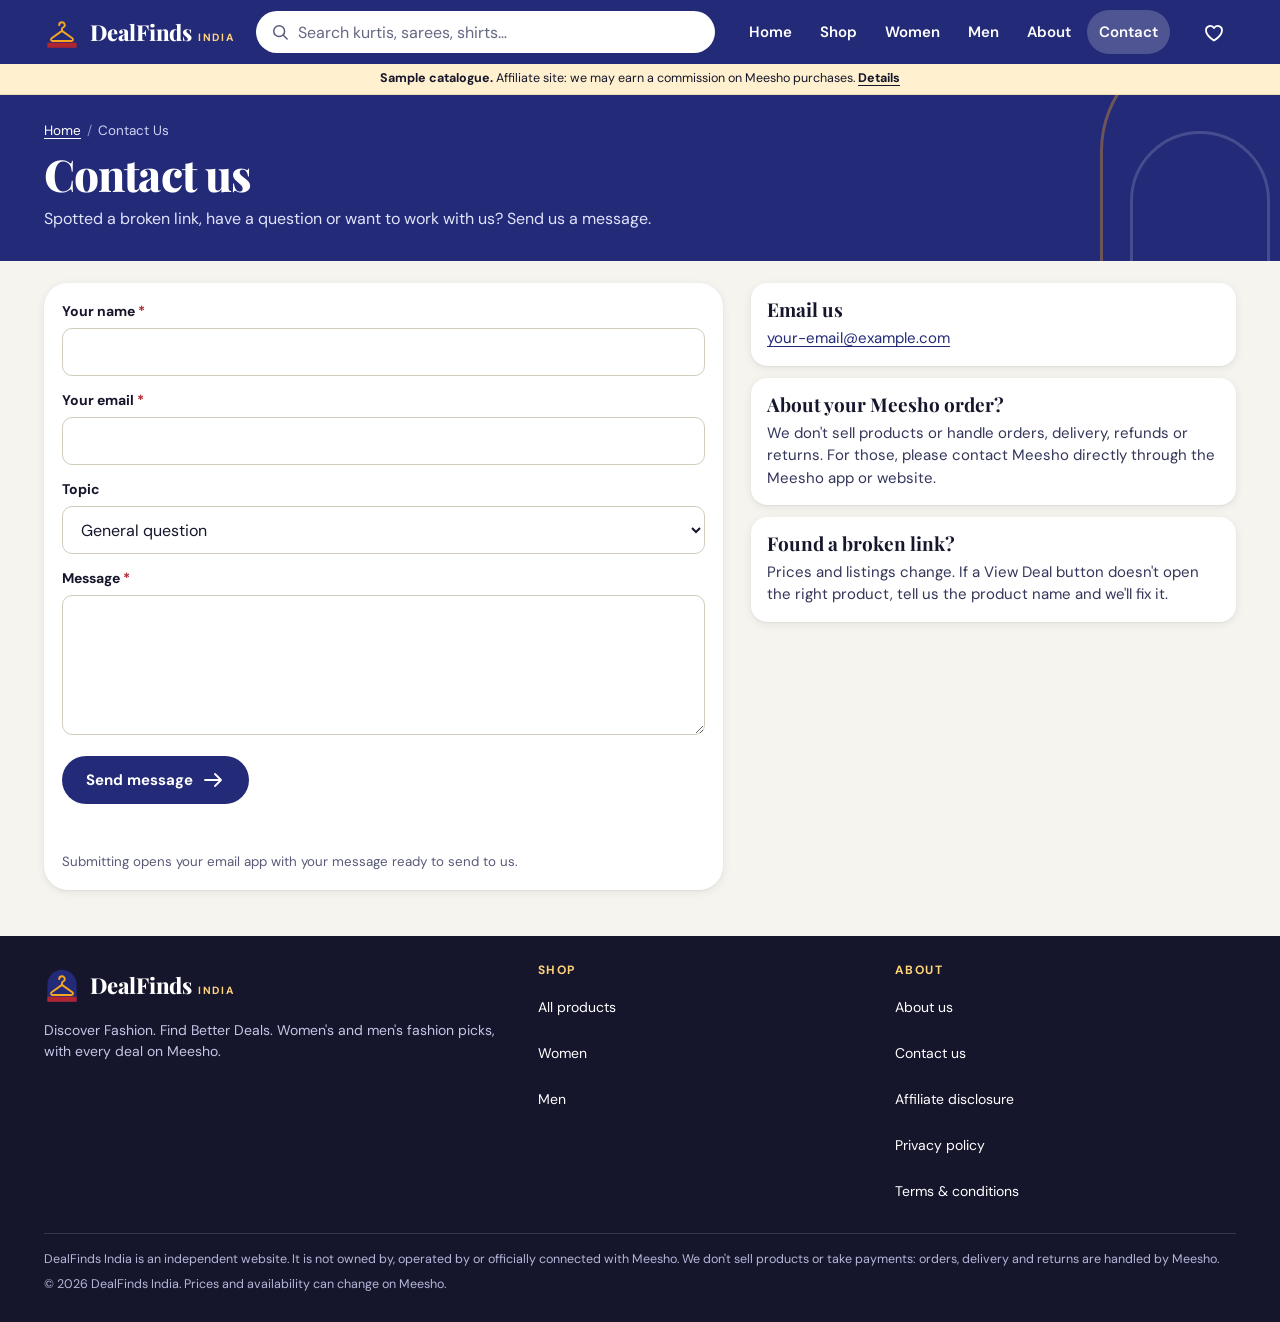
<file: contact.html>
<!DOCTYPE html>
<html lang="en-IN">
<head>
<meta charset="utf-8">
<meta name="viewport" content="width=device-width, initial-scale=1, viewport-fit=cover">
<title>Contact Us | DealFinds India</title>
<meta name="description" content="Contact DealFinds India to report a broken link, ask a question or suggest a product. For Meesho orders, delivery or refunds, please contact Meesho directly.">
<meta name="robots" content="index, follow, max-image-preview:large">
<meta name="theme-color" content="#232a78">
<link rel="canonical" href="https://pawanuse7-hash.github.io/Test/contact.html">
<meta property="og:site_name" content="DealFinds India">
<meta property="og:type" content="website">
<meta property="og:locale" content="en_IN">
<meta property="og:title" content="Contact Us | DealFinds India">
<meta property="og:description" content="Contact DealFinds India to report a broken link, ask a question or suggest a product. For Meesho orders, delivery or refunds, please contact Meesho directly.">
<meta property="og:url" content="https://pawanuse7-hash.github.io/Test/contact.html">
<meta property="og:image" content="https://pawanuse7-hash.github.io/Test/assets/brand/og-image.png">
<meta property="og:image:width" content="1200">
<meta property="og:image:height" content="630">
<meta property="og:image:alt" content="DealFinds India – Discover Fashion. Find Better Deals.">
<meta name="twitter:card" content="summary_large_image">
<meta name="twitter:title" content="Contact Us | DealFinds India">
<meta name="twitter:description" content="Contact DealFinds India to report a broken link, ask a question or suggest a product. For Meesho orders, delivery or refunds, please contact Meesho directly.">
<meta name="twitter:image" content="https://pawanuse7-hash.github.io/Test/assets/brand/og-image.png">
<link rel="icon" href="assets/brand/favicon.svg" type="image/svg+xml">
<link rel="apple-touch-icon" href="assets/brand/apple-touch-icon.png">
<link rel="manifest" href="manifest.webmanifest">
<link rel="preload" href="assets/fonts/dm-sans-var.woff" as="font" type="font/woff" crossorigin>
<link rel="preload" href="assets/fonts/playfair-display-var.woff" as="font" type="font/woff" crossorigin>
<link rel="stylesheet" href="css/dfi-app.css">
<script src="js/site-config.js" defer></script>
<script src="js/products-data.js" defer></script>
<script src="js/dfi-app.js" defer></script>
</head>
<body data-page="contact">
<a class="skip" href="#main">Skip to content</a>
<svg xmlns="http://www.w3.org/2000/svg" width="0" height="0" style="position:absolute" aria-hidden="true" focusable="false">
<symbol id="i-home" viewBox="0 0 24 24"><path d="M3 10.5 12 3l9 7.5V20a1 1 0 0 1-1 1h-5v-6H9v6H4a1 1 0 0 1-1-1z"/></symbol>
<symbol id="i-grid" viewBox="0 0 24 24"><path d="M4 4h6.5v6.5H4zM13.5 4H20v6.5h-6.5zM4 13.5h6.5V20H4zM13.5 13.5H20V20h-6.5z"/></symbol>
<symbol id="i-bag" viewBox="0 0 24 24"><path d="M5 8h14l-1 12H6zM9 8V6.5a3 3 0 0 1 6 0V8"/></symbol>
<symbol id="i-heart" viewBox="0 0 24 24"><path d="M12 20.5s-8-4.6-8-10.2A4.3 4.3 0 0 1 12 8a4.3 4.3 0 0 1 8 2.3c0 5.6-8 10.2-8 10.2z"/></symbol>
<symbol id="i-heart-solid" viewBox="0 0 24 24"><path fill="currentColor" d="M12 20.5s-8-4.6-8-10.2A4.3 4.3 0 0 1 12 8a4.3 4.3 0 0 1 8 2.3c0 5.6-8 10.2-8 10.2z"/></symbol>
<symbol id="i-menu" viewBox="0 0 24 24"><path d="M4 7h16M4 12h16M4 17h16"/></symbol>
<symbol id="i-search" viewBox="0 0 24 24"><circle cx="11" cy="11" r="6.5"/><path d="m16 16 4.5 4.5"/></symbol>
<symbol id="i-close" viewBox="0 0 24 24"><path d="M6 6l12 12M18 6 6 18"/></symbol>
<symbol id="i-external" viewBox="0 0 24 24"><path d="M14 4h6v6M20 4l-9 9M18 14v5a1 1 0 0 1-1 1H5a1 1 0 0 1-1-1V7a1 1 0 0 1 1-1h5"/></symbol>
<symbol id="i-filter" viewBox="0 0 24 24"><path d="M4 6h16M7 12h10M10 18h4"/></symbol>
<symbol id="i-sort" viewBox="0 0 24 24"><path d="M8 4v16M8 20l-3-3M8 20l3-3M16 20V4M16 4l-3 3M16 4l3 3"/></symbol>
<symbol id="i-check" viewBox="0 0 24 24"><path d="m5 12.5 4.5 4.5L19 7.5"/></symbol>
<symbol id="i-chevron-right" viewBox="0 0 24 24"><path d="m9 5 7 7-7 7"/></symbol>
<symbol id="i-arrow-right" viewBox="0 0 24 24"><path d="M4 12h16M14 6l6 6-6 6"/></symbol>
<symbol id="i-info" viewBox="0 0 24 24"><circle cx="12" cy="12" r="9"/><path d="M12 11v5M12 8h.01"/></symbol>
<symbol id="i-trash" viewBox="0 0 24 24"><path d="M5 7h14M9 7V4h6v3M7 7l1 13h8l1-13"/></symbol>
</svg>
<header class="appbar">
  <a class="brand" href="index.html" aria-label="DealFinds India, home">
    <img class="brand-mark" src="assets/brand/mark.svg" width="36" height="36" alt="">
    <span class="brand-word"><b>DealFinds</b><i>India</i></span>
  </a>
  <nav class="topnav" aria-label="Main"><a href="index.html">Home</a><a href="shop.html">Shop</a><a href="shop.html?for=women">Women</a><a href="shop.html?for=men">Men</a><a href="about.html">About</a><a href="contact.html" aria-current="page">Contact</a></nav>
  <div class="appbar-actions">
    <button class="icon-btn" type="button" data-open="saved" aria-label="Saved items"><svg class="icon" aria-hidden="true" focusable="false"><use href="#i-heart"/></svg><span class="count" data-saved-count hidden>0</span></button>
  </div>
  <form class="searchbar" id="search-form" role="search" action="shop.html" method="get">
    <label class="sr-only" for="q">Search fashion</label>
    <svg class="icon" aria-hidden="true" focusable="false"><use href="#i-search"/></svg>
    <input id="q" name="q" type="search" placeholder="Search kurtis, sarees, shirts…" autocomplete="off" enterkeyhint="search" maxlength="80">
  </form>
</header>
<div class="affnote" role="note"><span data-sample-notice hidden><strong>Sample catalogue.</strong> </span>Affiliate site: we may earn a commission on Meesho purchases. <a href="affiliate-disclosure.html">Details</a></div>

<main id="main">
  <section class="page-hero">
    <div class="wrap">
      <nav aria-label="Breadcrumb"><ol class="breadcrumb"><li><a href="index.html">Home</a></li><li aria-current="page">Contact Us</li></ol></nav>
      <h1>Contact us</h1>
      <p>Spotted a broken link, have a question or want to work with us? Send us a message.</p>
    </div>
  </section>

  <div class="wrap prose-wrap">
    <div class="two-col">
      <div>
        <form class="form contact-form" data-form="contact" method="post" novalidate>
          <div>
            <label for="c-name">Your name <span class="req" aria-hidden="true">*</span></label>
            <input id="c-name" name="name" type="text" autocomplete="name" required maxlength="80">
          </div>
          <div>
            <label for="c-email">Your email <span class="req" aria-hidden="true">*</span></label>
            <input id="c-email" name="email" type="email" inputmode="email" autocomplete="email" required maxlength="120">
          </div>
          <div>
            <label for="c-topic">Topic</label>
            <select id="c-topic" name="topic">
              <option>General question</option>
              <option>Broken or wrong link</option>
              <option>Suggest a product</option>
              <option>Partnership or collaboration</option>
              <option>Privacy request</option>
              <option>Other</option>
            </select>
          </div>
          <div>
            <label for="c-message">Message <span class="req" aria-hidden="true">*</span></label>
            <textarea id="c-message" name="message" required maxlength="2000"></textarea>
          </div>
          <div class="hp" aria-hidden="true"><label>Leave this empty <input type="text" name="website" tabindex="-1" autocomplete="off"></label></div>
          <div>
            <button class="btn btn-primary" type="submit">Send message <svg class="icon icon-slide" aria-hidden="true" focusable="false"><use href="#i-arrow-right"/></svg></button>
          </div>
          <p class="form-status" role="status" aria-live="polite"></p>
          <small>Submitting opens your email app with your message ready to send to us.</small>
        </form>
      </div>
      <aside>
        <div class="info-card">
          <h2>Email us</h2>
          <p><a href="mailto:your-email@example.com" data-email>your-email@example.com</a></p>
        </div>
        <div class="info-card">
          <h2>About your Meesho order?</h2>
          <p>We don't sell products or handle orders, delivery, refunds or returns. For those, please contact Meesho directly through the Meesho app or website.</p>
        </div>
        <div class="info-card">
          <h2>Found a broken link?</h2>
          <p>Prices and listings change. If a View Deal button doesn't open the right product, tell us the product name and we'll fix it.</p>
        </div>
      </aside>
    </div>
  </div>
</main>

<footer class="footer">
  <div class="wrap">
    <div class="footer-grid">
      <div>
        <a class="brand" href="index.html" aria-label="DealFinds India, home"><img class="brand-mark" src="assets/brand/mark.svg" width="36" height="36" alt=""><span class="brand-word"><b>DealFinds</b><i>India</i></span></a>
        <p>Discover Fashion. Find Better Deals. Women's and men's fashion picks, with every deal on Meesho.</p>
      </div>
      <div>
        <h2>Shop</h2>
        <ul>
          <li><a href="shop.html">All products</a></li>
          <li><a href="shop.html?for=women">Women</a></li>
          <li><a href="shop.html?for=men">Men</a></li>
        </ul>
      </div>
      <div>
        <h2>About</h2>
        <ul>
          <li><a href="about.html">About us</a></li>
          <li><a href="contact.html">Contact us</a></li>
          <li><a href="affiliate-disclosure.html">Affiliate disclosure</a></li>
          <li><a href="privacy-policy.html">Privacy policy</a></li>
          <li><a href="terms.html">Terms &amp; conditions</a></li>
        </ul>
      </div>
    </div>
    <div class="legal">
      <p>DealFinds India is an independent website. It is not owned by, operated by or officially connected with Meesho. We don't sell products or take payments: orders, delivery and returns are handled by Meesho.</p>
      <p>&copy; <span data-year>2026</span> DealFinds India. Prices and availability can change on Meesho.</p>
    </div>
  </div>
</footer>

<nav class="tabbar" aria-label="App navigation">
  <a class="tab" href="index.html"><svg class="icon" aria-hidden="true" focusable="false"><use href="#i-home"/></svg><span>Home</span></a>
  <a class="tab" href="shop.html" data-open="categories"><svg class="icon" aria-hidden="true" focusable="false"><use href="#i-grid"/></svg><span>Categories</span></a>
  <a class="tab" href="shop.html"><svg class="icon" aria-hidden="true" focusable="false"><use href="#i-bag"/></svg><span>Shop</span></a>
  <button class="tab" type="button" data-open="saved"><svg class="icon" aria-hidden="true" focusable="false"><use href="#i-heart"/></svg><span>Saved</span><span class="count" data-saved-count hidden>0</span></button>
  <a class="tab" href="about.html" data-open="more" aria-current="page"><svg class="icon" aria-hidden="true" focusable="false"><use href="#i-menu"/></svg><span>More</span></a>
</nav>
</body>
</html>
</file>
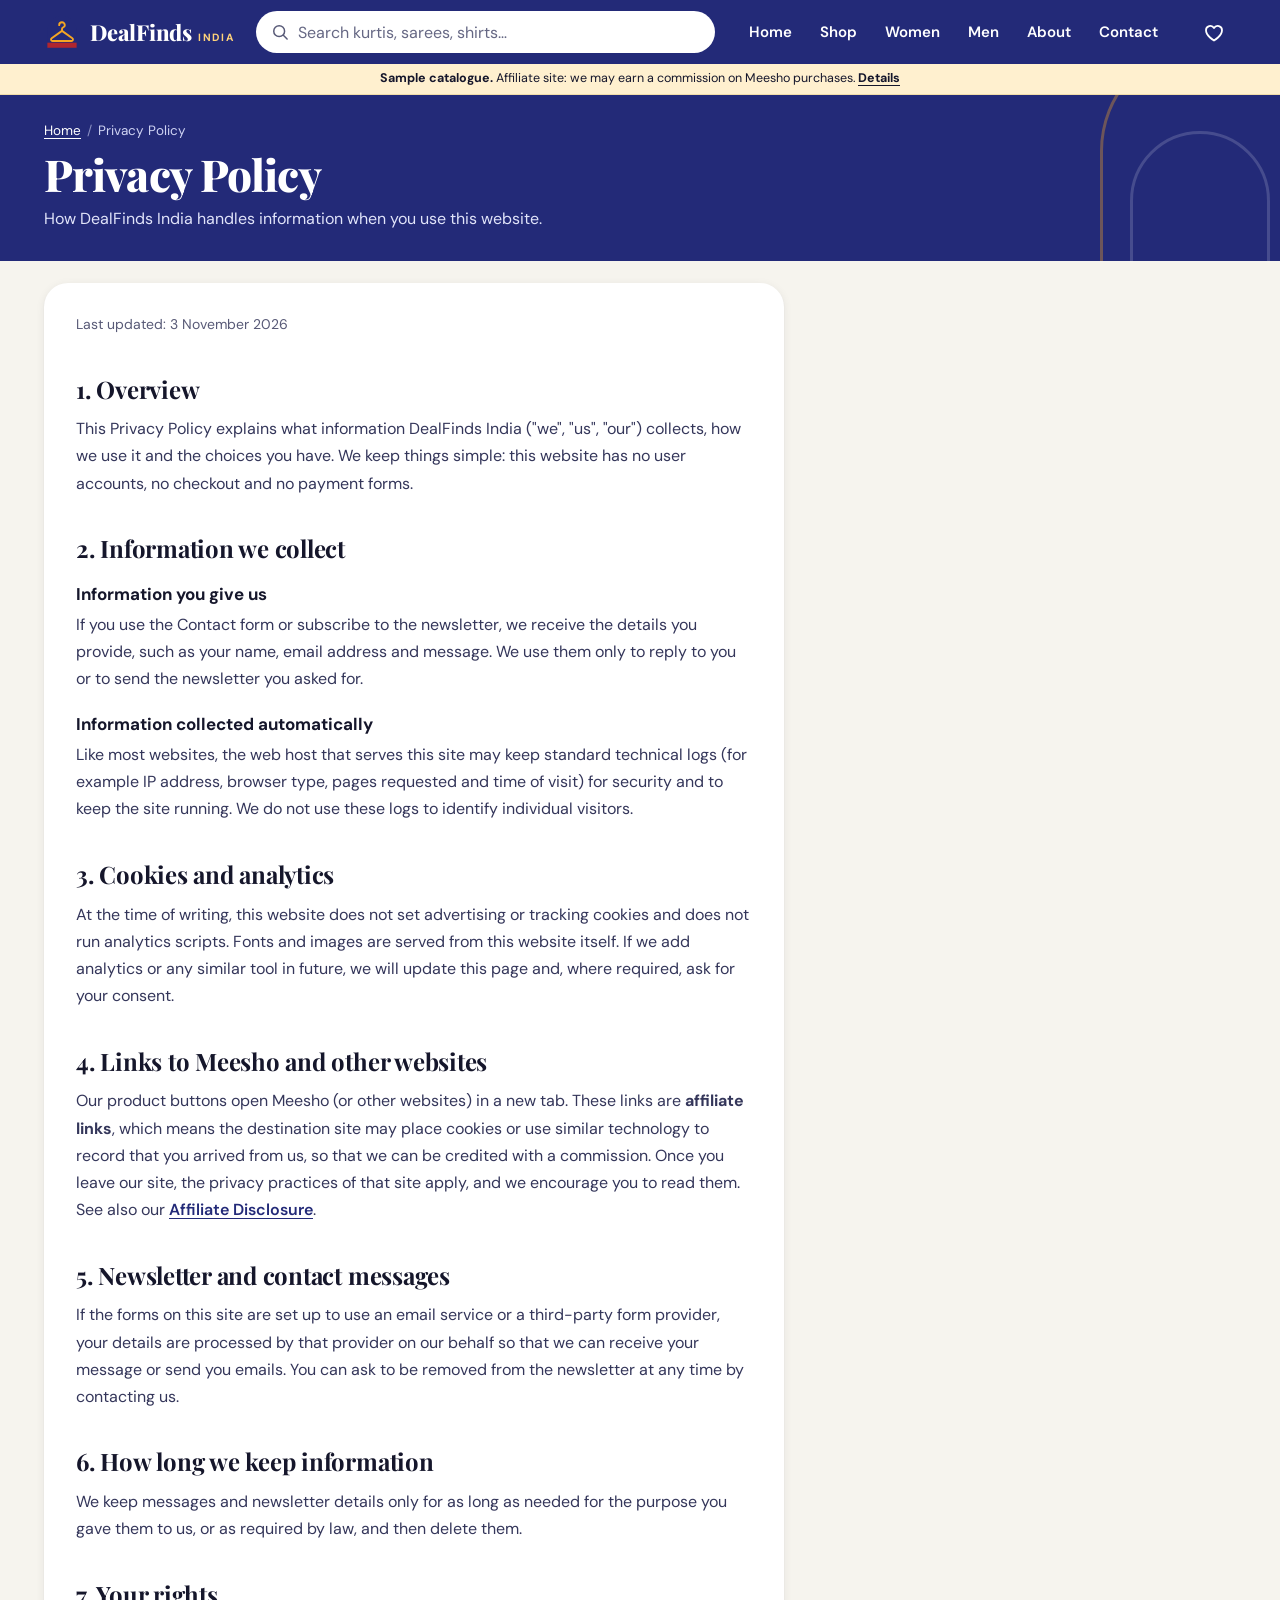
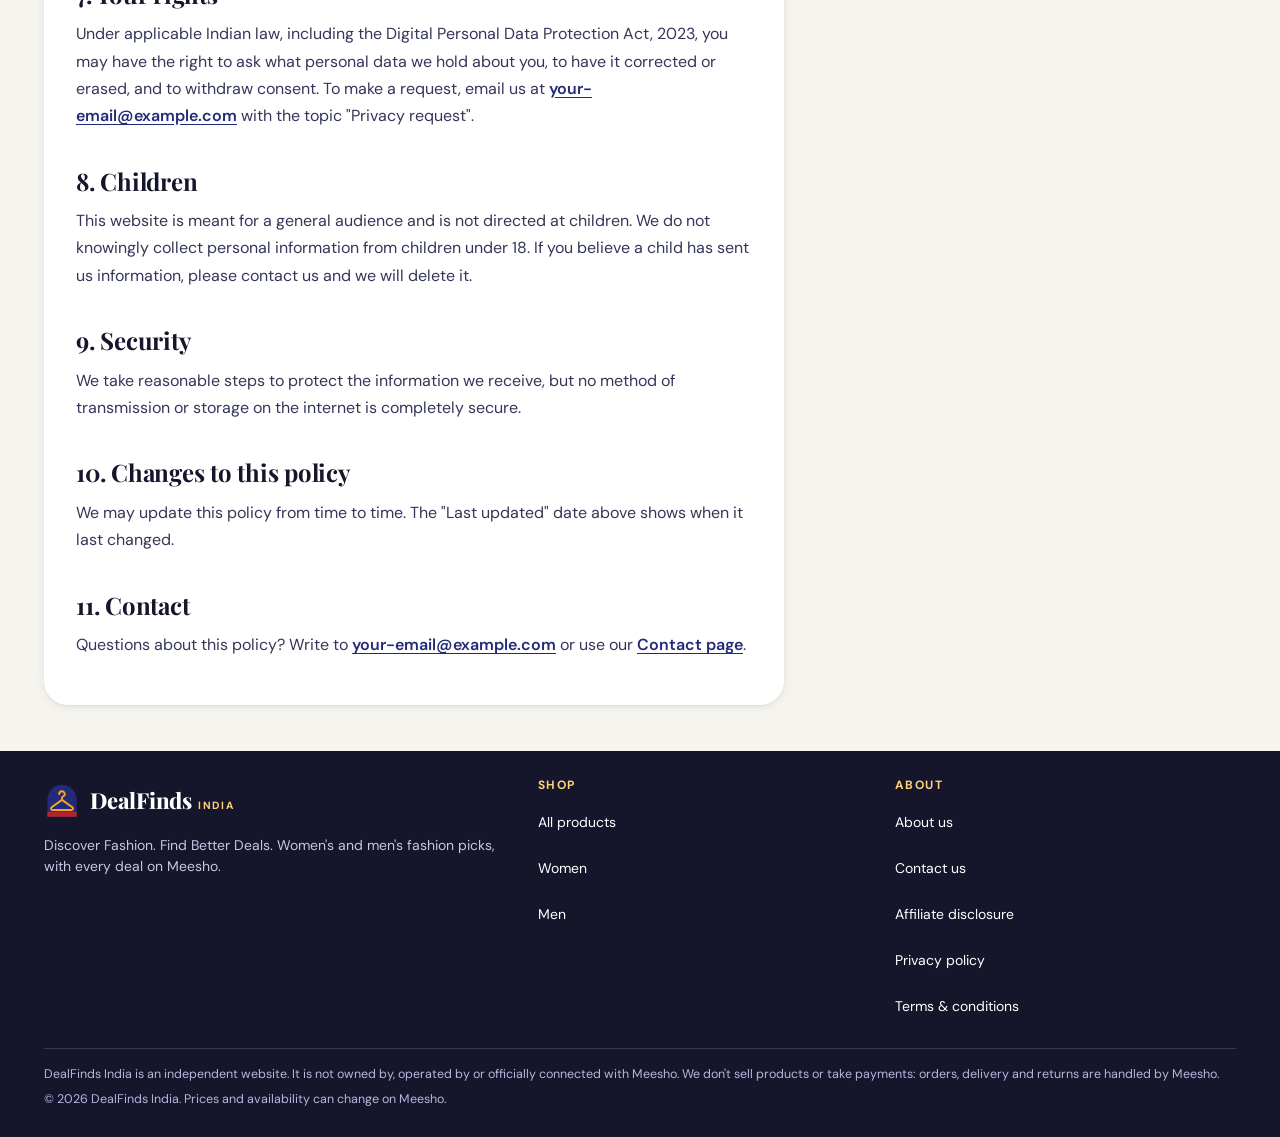
<file: privacy-policy.html>
<!DOCTYPE html>
<html lang="en-IN">
<head>
<meta charset="utf-8">
<meta name="viewport" content="width=device-width, initial-scale=1, viewport-fit=cover">
<title>Privacy Policy | DealFinds India</title>
<meta name="description" content="Read the DealFinds India Privacy Policy: what information we collect, how affiliate links to Meesho work, and your rights under Indian law.">
<meta name="robots" content="index, follow, max-image-preview:large">
<meta name="theme-color" content="#232a78">
<link rel="canonical" href="https://pawanuse7-hash.github.io/Test/privacy-policy.html">
<meta property="og:site_name" content="DealFinds India">
<meta property="og:type" content="website">
<meta property="og:locale" content="en_IN">
<meta property="og:title" content="Privacy Policy | DealFinds India">
<meta property="og:description" content="Read the DealFinds India Privacy Policy: what information we collect, how affiliate links to Meesho work, and your rights under Indian law.">
<meta property="og:url" content="https://pawanuse7-hash.github.io/Test/privacy-policy.html">
<meta property="og:image" content="https://pawanuse7-hash.github.io/Test/assets/brand/og-image.png">
<meta property="og:image:width" content="1200">
<meta property="og:image:height" content="630">
<meta property="og:image:alt" content="DealFinds India – Discover Fashion. Find Better Deals.">
<meta name="twitter:card" content="summary_large_image">
<meta name="twitter:title" content="Privacy Policy | DealFinds India">
<meta name="twitter:description" content="Read the DealFinds India Privacy Policy: what information we collect, how affiliate links to Meesho work, and your rights under Indian law.">
<meta name="twitter:image" content="https://pawanuse7-hash.github.io/Test/assets/brand/og-image.png">
<link rel="icon" href="assets/brand/favicon.svg" type="image/svg+xml">
<link rel="apple-touch-icon" href="assets/brand/apple-touch-icon.png">
<link rel="manifest" href="manifest.webmanifest">
<link rel="preload" href="assets/fonts/dm-sans-var.woff" as="font" type="font/woff" crossorigin>
<link rel="preload" href="assets/fonts/playfair-display-var.woff" as="font" type="font/woff" crossorigin>
<link rel="stylesheet" href="css/dfi-app.css">
<script src="js/site-config.js" defer></script>
<script src="js/products-data.js" defer></script>
<script src="js/dfi-app.js" defer></script>
</head>
<body data-page="legal">
<a class="skip" href="#main">Skip to content</a>
<svg xmlns="http://www.w3.org/2000/svg" width="0" height="0" style="position:absolute" aria-hidden="true" focusable="false">
<symbol id="i-home" viewBox="0 0 24 24"><path d="M3 10.5 12 3l9 7.5V20a1 1 0 0 1-1 1h-5v-6H9v6H4a1 1 0 0 1-1-1z"/></symbol>
<symbol id="i-grid" viewBox="0 0 24 24"><path d="M4 4h6.5v6.5H4zM13.5 4H20v6.5h-6.5zM4 13.5h6.5V20H4zM13.5 13.5H20V20h-6.5z"/></symbol>
<symbol id="i-bag" viewBox="0 0 24 24"><path d="M5 8h14l-1 12H6zM9 8V6.5a3 3 0 0 1 6 0V8"/></symbol>
<symbol id="i-heart" viewBox="0 0 24 24"><path d="M12 20.5s-8-4.6-8-10.2A4.3 4.3 0 0 1 12 8a4.3 4.3 0 0 1 8 2.3c0 5.6-8 10.2-8 10.2z"/></symbol>
<symbol id="i-heart-solid" viewBox="0 0 24 24"><path fill="currentColor" d="M12 20.5s-8-4.6-8-10.2A4.3 4.3 0 0 1 12 8a4.3 4.3 0 0 1 8 2.3c0 5.6-8 10.2-8 10.2z"/></symbol>
<symbol id="i-menu" viewBox="0 0 24 24"><path d="M4 7h16M4 12h16M4 17h16"/></symbol>
<symbol id="i-search" viewBox="0 0 24 24"><circle cx="11" cy="11" r="6.5"/><path d="m16 16 4.5 4.5"/></symbol>
<symbol id="i-close" viewBox="0 0 24 24"><path d="M6 6l12 12M18 6 6 18"/></symbol>
<symbol id="i-external" viewBox="0 0 24 24"><path d="M14 4h6v6M20 4l-9 9M18 14v5a1 1 0 0 1-1 1H5a1 1 0 0 1-1-1V7a1 1 0 0 1 1-1h5"/></symbol>
<symbol id="i-filter" viewBox="0 0 24 24"><path d="M4 6h16M7 12h10M10 18h4"/></symbol>
<symbol id="i-sort" viewBox="0 0 24 24"><path d="M8 4v16M8 20l-3-3M8 20l3-3M16 20V4M16 4l-3 3M16 4l3 3"/></symbol>
<symbol id="i-check" viewBox="0 0 24 24"><path d="m5 12.5 4.5 4.5L19 7.5"/></symbol>
<symbol id="i-chevron-right" viewBox="0 0 24 24"><path d="m9 5 7 7-7 7"/></symbol>
<symbol id="i-arrow-right" viewBox="0 0 24 24"><path d="M4 12h16M14 6l6 6-6 6"/></symbol>
<symbol id="i-info" viewBox="0 0 24 24"><circle cx="12" cy="12" r="9"/><path d="M12 11v5M12 8h.01"/></symbol>
<symbol id="i-trash" viewBox="0 0 24 24"><path d="M5 7h14M9 7V4h6v3M7 7l1 13h8l1-13"/></symbol>
</svg>
<header class="appbar">
  <a class="brand" href="index.html" aria-label="DealFinds India, home">
    <img class="brand-mark" src="assets/brand/mark.svg" width="36" height="36" alt="">
    <span class="brand-word"><b>DealFinds</b><i>India</i></span>
  </a>
  <nav class="topnav" aria-label="Main"><a href="index.html">Home</a><a href="shop.html">Shop</a><a href="shop.html?for=women">Women</a><a href="shop.html?for=men">Men</a><a href="about.html">About</a><a href="contact.html">Contact</a></nav>
  <div class="appbar-actions">
    <button class="icon-btn" type="button" data-open="saved" aria-label="Saved items"><svg class="icon" aria-hidden="true" focusable="false"><use href="#i-heart"/></svg><span class="count" data-saved-count hidden>0</span></button>
  </div>
  <form class="searchbar" id="search-form" role="search" action="shop.html" method="get">
    <label class="sr-only" for="q">Search fashion</label>
    <svg class="icon" aria-hidden="true" focusable="false"><use href="#i-search"/></svg>
    <input id="q" name="q" type="search" placeholder="Search kurtis, sarees, shirts…" autocomplete="off" enterkeyhint="search" maxlength="80">
  </form>
</header>
<div class="affnote" role="note"><span data-sample-notice hidden><strong>Sample catalogue.</strong> </span>Affiliate site: we may earn a commission on Meesho purchases. <a href="affiliate-disclosure.html">Details</a></div>

<main id="main">
  <section class="page-hero">
    <div class="wrap">
      <nav aria-label="Breadcrumb"><ol class="breadcrumb"><li><a href="index.html">Home</a></li><li aria-current="page">Privacy Policy</li></ol></nav>
      <h1>Privacy Policy</h1>
      <p>How DealFinds India handles information when you use this website.</p>
    </div>
  </section>

  <div class="wrap prose-wrap">
    <div class="prose">
      <p class="updated">Last updated: 3 November 2026</p>

      <h2>1. Overview</h2>
      <p>This Privacy Policy explains what information DealFinds India ("we", "us", "our") collects, how we use it and the choices you have. We keep things simple: this website has no user accounts, no checkout and no payment forms.</p>

      <h2>2. Information we collect</h2>
      <h3>Information you give us</h3>
      <p>If you use the Contact form or subscribe to the newsletter, we receive the details you provide, such as your name, email address and message. We use them only to reply to you or to send the newsletter you asked for.</p>
      <h3>Information collected automatically</h3>
      <p>Like most websites, the web host that serves this site may keep standard technical logs (for example IP address, browser type, pages requested and time of visit) for security and to keep the site running. We do not use these logs to identify individual visitors.</p>

      <h2>3. Cookies and analytics</h2>
      <p>At the time of writing, this website does not set advertising or tracking cookies and does not run analytics scripts. Fonts and images are served from this website itself. If we add analytics or any similar tool in future, we will update this page and, where required, ask for your consent.</p>

      <h2>4. Links to Meesho and other websites</h2>
      <p>Our product buttons open Meesho (or other websites) in a new tab. These links are <strong>affiliate links</strong>, which means the destination site may place cookies or use similar technology to record that you arrived from us, so that we can be credited with a commission. Once you leave our site, the privacy practices of that site apply, and we encourage you to read them. See also our <a href="affiliate-disclosure.html">Affiliate Disclosure</a>.</p>

      <h2>5. Newsletter and contact messages</h2>
      <p>If the forms on this site are set up to use an email service or a third-party form provider, your details are processed by that provider on our behalf so that we can receive your message or send you emails. You can ask to be removed from the newsletter at any time by contacting us.</p>

      <h2>6. How long we keep information</h2>
      <p>We keep messages and newsletter details only for as long as needed for the purpose you gave them to us, or as required by law, and then delete them.</p>

      <h2>7. Your rights</h2>
      <p>Under applicable Indian law, including the Digital Personal Data Protection Act, 2023, you may have the right to ask what personal data we hold about you, to have it corrected or erased, and to withdraw consent. To make a request, email us at <a href="mailto:your-email@example.com" data-email>your-email@example.com</a> with the topic "Privacy request".</p>

      <h2>8. Children</h2>
      <p>This website is meant for a general audience and is not directed at children. We do not knowingly collect personal information from children under 18. If you believe a child has sent us information, please contact us and we will delete it.</p>

      <h2>9. Security</h2>
      <p>We take reasonable steps to protect the information we receive, but no method of transmission or storage on the internet is completely secure.</p>

      <h2>10. Changes to this policy</h2>
      <p>We may update this policy from time to time. The "Last updated" date above shows when it last changed.</p>

      <h2>11. Contact</h2>
      <p>Questions about this policy? Write to <a href="mailto:your-email@example.com" data-email>your-email@example.com</a> or use our <a href="contact.html">Contact page</a>.</p>
    </div>
  </div>
</main>

<footer class="footer">
  <div class="wrap">
    <div class="footer-grid">
      <div>
        <a class="brand" href="index.html" aria-label="DealFinds India, home"><img class="brand-mark" src="assets/brand/mark.svg" width="36" height="36" alt=""><span class="brand-word"><b>DealFinds</b><i>India</i></span></a>
        <p>Discover Fashion. Find Better Deals. Women's and men's fashion picks, with every deal on Meesho.</p>
      </div>
      <div>
        <h2>Shop</h2>
        <ul>
          <li><a href="shop.html">All products</a></li>
          <li><a href="shop.html?for=women">Women</a></li>
          <li><a href="shop.html?for=men">Men</a></li>
        </ul>
      </div>
      <div>
        <h2>About</h2>
        <ul>
          <li><a href="about.html">About us</a></li>
          <li><a href="contact.html">Contact us</a></li>
          <li><a href="affiliate-disclosure.html">Affiliate disclosure</a></li>
          <li><a href="privacy-policy.html">Privacy policy</a></li>
          <li><a href="terms.html">Terms &amp; conditions</a></li>
        </ul>
      </div>
    </div>
    <div class="legal">
      <p>DealFinds India is an independent website. It is not owned by, operated by or officially connected with Meesho. We don't sell products or take payments: orders, delivery and returns are handled by Meesho.</p>
      <p>&copy; <span data-year>2026</span> DealFinds India. Prices and availability can change on Meesho.</p>
    </div>
  </div>
</footer>

<nav class="tabbar" aria-label="App navigation">
  <a class="tab" href="index.html"><svg class="icon" aria-hidden="true" focusable="false"><use href="#i-home"/></svg><span>Home</span></a>
  <a class="tab" href="shop.html" data-open="categories"><svg class="icon" aria-hidden="true" focusable="false"><use href="#i-grid"/></svg><span>Categories</span></a>
  <a class="tab" href="shop.html"><svg class="icon" aria-hidden="true" focusable="false"><use href="#i-bag"/></svg><span>Shop</span></a>
  <button class="tab" type="button" data-open="saved"><svg class="icon" aria-hidden="true" focusable="false"><use href="#i-heart"/></svg><span>Saved</span><span class="count" data-saved-count hidden>0</span></button>
  <a class="tab" href="about.html" data-open="more"><svg class="icon" aria-hidden="true" focusable="false"><use href="#i-menu"/></svg><span>More</span></a>
</nav>
</body>
</html>
</file>
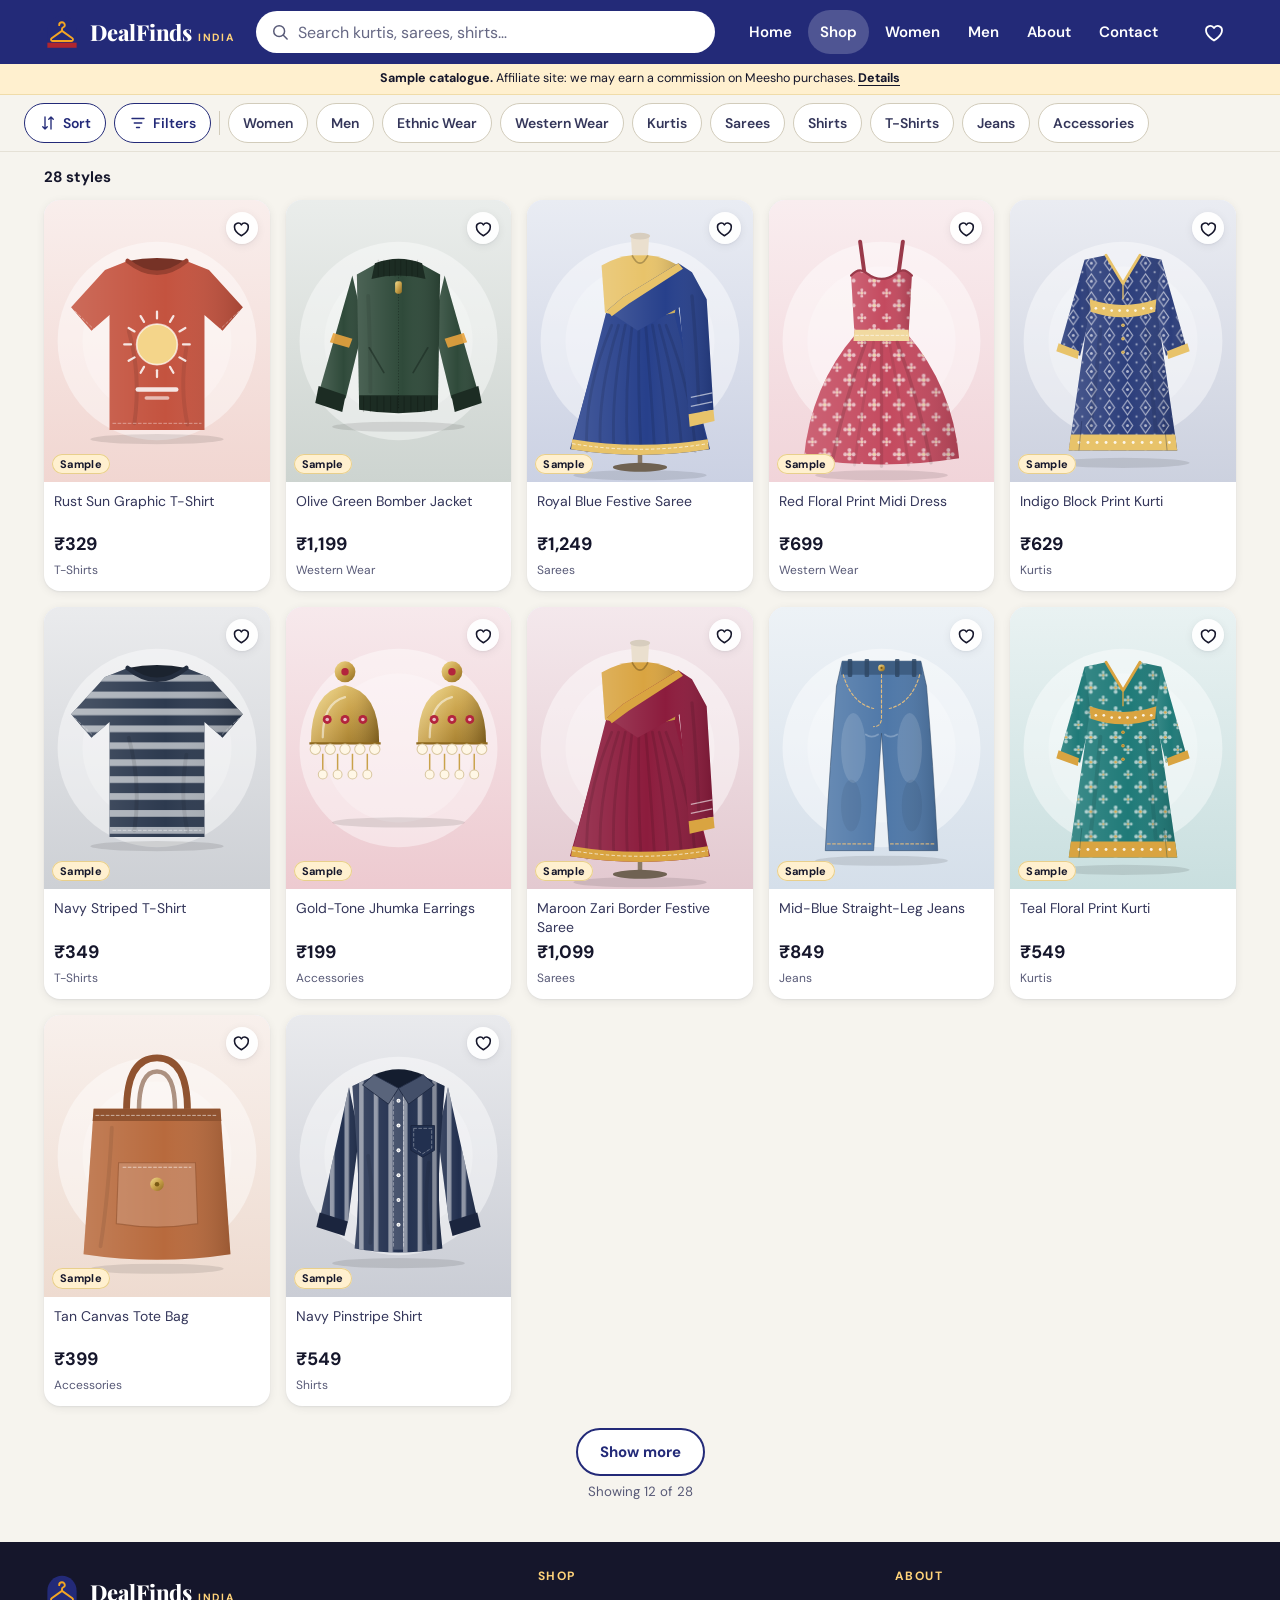
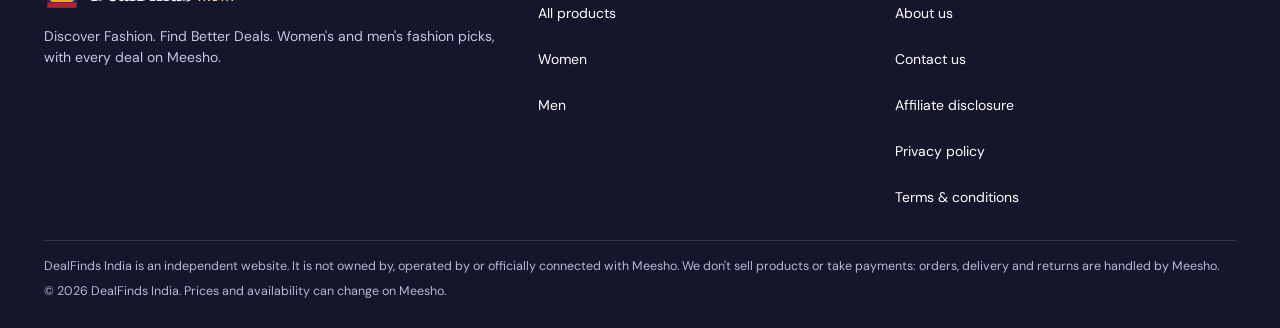
<file: shop.html>
<!DOCTYPE html>
<html lang="en-IN">
<head>
<meta charset="utf-8">
<meta name="viewport" content="width=device-width, initial-scale=1, viewport-fit=cover">
<title>Shop Fashion – Search, Filter &amp; Sort | DealFinds India</title>
<meta name="description" content="Browse and search all fashion picks on DealFinds India. Filter by category, sort by price or newest, and open each deal on Meesho.">
<meta name="robots" content="index, follow, max-image-preview:large">
<meta name="theme-color" content="#232a78">
<link rel="canonical" href="https://pawanuse7-hash.github.io/Test/shop.html">
<meta property="og:site_name" content="DealFinds India">
<meta property="og:type" content="website">
<meta property="og:locale" content="en_IN">
<meta property="og:title" content="Shop Fashion – Search, Filter &amp; Sort | DealFinds India">
<meta property="og:description" content="Browse and search all fashion picks on DealFinds India. Filter by category, sort by price or newest, and open each deal on Meesho.">
<meta property="og:url" content="https://pawanuse7-hash.github.io/Test/shop.html">
<meta property="og:image" content="https://pawanuse7-hash.github.io/Test/assets/brand/og-image.png">
<meta property="og:image:width" content="1200">
<meta property="og:image:height" content="630">
<meta property="og:image:alt" content="DealFinds India – Discover Fashion. Find Better Deals.">
<meta name="twitter:card" content="summary_large_image">
<meta name="twitter:title" content="Shop Fashion – Search, Filter &amp; Sort | DealFinds India">
<meta name="twitter:description" content="Browse and search all fashion picks on DealFinds India. Filter by category, sort by price or newest, and open each deal on Meesho.">
<meta name="twitter:image" content="https://pawanuse7-hash.github.io/Test/assets/brand/og-image.png">
<link rel="icon" href="assets/brand/favicon.svg" type="image/svg+xml">
<link rel="apple-touch-icon" href="assets/brand/apple-touch-icon.png">
<link rel="manifest" href="manifest.webmanifest">
<link rel="preload" href="assets/fonts/dm-sans-var.woff" as="font" type="font/woff" crossorigin>
<link rel="preload" href="assets/fonts/playfair-display-var.woff" as="font" type="font/woff" crossorigin>
<link rel="stylesheet" href="css/dfi-app.css">
<script src="js/site-config.js" defer></script>
<script src="js/products-data.js" defer></script>
<script src="js/dfi-app.js" defer></script>
</head>
<body data-page="shop">
<a class="skip" href="#main">Skip to content</a>
<svg xmlns="http://www.w3.org/2000/svg" width="0" height="0" style="position:absolute" aria-hidden="true" focusable="false">
<symbol id="i-home" viewBox="0 0 24 24"><path d="M3 10.5 12 3l9 7.5V20a1 1 0 0 1-1 1h-5v-6H9v6H4a1 1 0 0 1-1-1z"/></symbol>
<symbol id="i-grid" viewBox="0 0 24 24"><path d="M4 4h6.5v6.5H4zM13.5 4H20v6.5h-6.5zM4 13.5h6.5V20H4zM13.5 13.5H20V20h-6.5z"/></symbol>
<symbol id="i-bag" viewBox="0 0 24 24"><path d="M5 8h14l-1 12H6zM9 8V6.5a3 3 0 0 1 6 0V8"/></symbol>
<symbol id="i-heart" viewBox="0 0 24 24"><path d="M12 20.5s-8-4.6-8-10.2A4.3 4.3 0 0 1 12 8a4.3 4.3 0 0 1 8 2.3c0 5.6-8 10.2-8 10.2z"/></symbol>
<symbol id="i-heart-solid" viewBox="0 0 24 24"><path fill="currentColor" d="M12 20.5s-8-4.6-8-10.2A4.3 4.3 0 0 1 12 8a4.3 4.3 0 0 1 8 2.3c0 5.6-8 10.2-8 10.2z"/></symbol>
<symbol id="i-menu" viewBox="0 0 24 24"><path d="M4 7h16M4 12h16M4 17h16"/></symbol>
<symbol id="i-search" viewBox="0 0 24 24"><circle cx="11" cy="11" r="6.5"/><path d="m16 16 4.5 4.5"/></symbol>
<symbol id="i-close" viewBox="0 0 24 24"><path d="M6 6l12 12M18 6 6 18"/></symbol>
<symbol id="i-external" viewBox="0 0 24 24"><path d="M14 4h6v6M20 4l-9 9M18 14v5a1 1 0 0 1-1 1H5a1 1 0 0 1-1-1V7a1 1 0 0 1 1-1h5"/></symbol>
<symbol id="i-filter" viewBox="0 0 24 24"><path d="M4 6h16M7 12h10M10 18h4"/></symbol>
<symbol id="i-sort" viewBox="0 0 24 24"><path d="M8 4v16M8 20l-3-3M8 20l3-3M16 20V4M16 4l-3 3M16 4l3 3"/></symbol>
<symbol id="i-check" viewBox="0 0 24 24"><path d="m5 12.5 4.5 4.5L19 7.5"/></symbol>
<symbol id="i-chevron-right" viewBox="0 0 24 24"><path d="m9 5 7 7-7 7"/></symbol>
<symbol id="i-arrow-right" viewBox="0 0 24 24"><path d="M4 12h16M14 6l6 6-6 6"/></symbol>
<symbol id="i-info" viewBox="0 0 24 24"><circle cx="12" cy="12" r="9"/><path d="M12 11v5M12 8h.01"/></symbol>
<symbol id="i-trash" viewBox="0 0 24 24"><path d="M5 7h14M9 7V4h6v3M7 7l1 13h8l1-13"/></symbol>
</svg>
<header class="appbar">
  <a class="brand" href="index.html" aria-label="DealFinds India, home">
    <img class="brand-mark" src="assets/brand/mark.svg" width="36" height="36" alt="">
    <span class="brand-word"><b>DealFinds</b><i>India</i></span>
  </a>
  <nav class="topnav" aria-label="Main"><a href="index.html">Home</a><a href="shop.html" aria-current="page">Shop</a><a href="shop.html?for=women">Women</a><a href="shop.html?for=men">Men</a><a href="about.html">About</a><a href="contact.html">Contact</a></nav>
  <div class="appbar-actions">
    <button class="icon-btn" type="button" data-open="saved" aria-label="Saved items"><svg class="icon" aria-hidden="true" focusable="false"><use href="#i-heart"/></svg><span class="count" data-saved-count hidden>0</span></button>
  </div>
  <form class="searchbar" id="search-form" role="search" action="shop.html" method="get">
    <label class="sr-only" for="q">Search fashion</label>
    <svg class="icon" aria-hidden="true" focusable="false"><use href="#i-search"/></svg>
    <input id="q" name="q" type="search" placeholder="Search kurtis, sarees, shirts…" autocomplete="off" enterkeyhint="search" maxlength="80">
  </form>
</header>
<div class="affnote" role="note"><span data-sample-notice hidden><strong>Sample catalogue.</strong> </span>Affiliate site: we may earn a commission on Meesho purchases. <a href="affiliate-disclosure.html">Details</a></div>

<main id="main">
  <h1 class="sr-only">Shop fashion: search, filter and sort</h1>
  <div class="toolbar">
    <div class="toolbar-row" id="chips" role="group" aria-label="Sort, filters and quick categories">
      <button class="chip chip-tool" id="sort-btn" type="button"><svg class="icon icon-s" aria-hidden="true" focusable="false"><use href="#i-sort"/></svg><span>Sort</span></button>
      <button class="chip chip-tool" id="filter-btn" type="button"><svg class="icon icon-s" aria-hidden="true" focusable="false"><use href="#i-filter"/></svg><span>Filters</span><span class="badge" hidden>0</span></button>
      <span class="chip-sep" aria-hidden="true"></span>
    </div>
  </div>
  <div class="wrap">
    <div class="results-head">
      <p class="results-count" id="count" aria-live="polite">Loading…</p>
      <div class="pills" id="pills"><button class="linkbtn" id="clear" type="button" hidden>Clear all</button></div>
    </div>
    <noscript><p class="noscript-msg">Please turn on JavaScript to search and filter the products.</p></noscript>
    <ul class="pgrid" id="grid"></ul>
    <div class="empty" id="empty" hidden>
      <span class="arch" aria-hidden="true"><svg class="icon" aria-hidden="true" focusable="false"><use href="#i-search"/></svg></span>
      <h3>No styles found</h3>
      <p>Try a shorter search word, or remove a filter to see more.</p>
      <button class="btn btn-primary" id="empty-clear" type="button">Clear search and filters</button>
    </div>
    <div class="more-wrap" id="more" hidden>
      <button class="btn btn-ghost" id="more-btn" type="button">Show more</button>
      <small id="more-note"></small>
    </div>
  </div>
</main>

<footer class="footer">
  <div class="wrap">
    <div class="footer-grid">
      <div>
        <a class="brand" href="index.html" aria-label="DealFinds India, home"><img class="brand-mark" src="assets/brand/mark.svg" width="36" height="36" alt=""><span class="brand-word"><b>DealFinds</b><i>India</i></span></a>
        <p>Discover Fashion. Find Better Deals. Women's and men's fashion picks, with every deal on Meesho.</p>
      </div>
      <div>
        <h2>Shop</h2>
        <ul>
          <li><a href="shop.html">All products</a></li>
          <li><a href="shop.html?for=women">Women</a></li>
          <li><a href="shop.html?for=men">Men</a></li>
        </ul>
      </div>
      <div>
        <h2>About</h2>
        <ul>
          <li><a href="about.html">About us</a></li>
          <li><a href="contact.html">Contact us</a></li>
          <li><a href="affiliate-disclosure.html">Affiliate disclosure</a></li>
          <li><a href="privacy-policy.html">Privacy policy</a></li>
          <li><a href="terms.html">Terms &amp; conditions</a></li>
        </ul>
      </div>
    </div>
    <div class="legal">
      <p>DealFinds India is an independent website. It is not owned by, operated by or officially connected with Meesho. We don't sell products or take payments: orders, delivery and returns are handled by Meesho.</p>
      <p>&copy; <span data-year>2026</span> DealFinds India. Prices and availability can change on Meesho.</p>
    </div>
  </div>
</footer>

<nav class="tabbar" aria-label="App navigation">
  <a class="tab" href="index.html"><svg class="icon" aria-hidden="true" focusable="false"><use href="#i-home"/></svg><span>Home</span></a>
  <a class="tab" href="shop.html" data-open="categories"><svg class="icon" aria-hidden="true" focusable="false"><use href="#i-grid"/></svg><span>Categories</span></a>
  <a class="tab" href="shop.html" aria-current="page"><svg class="icon" aria-hidden="true" focusable="false"><use href="#i-bag"/></svg><span>Shop</span></a>
  <button class="tab" type="button" data-open="saved"><svg class="icon" aria-hidden="true" focusable="false"><use href="#i-heart"/></svg><span>Saved</span><span class="count" data-saved-count hidden>0</span></button>
  <a class="tab" href="about.html" data-open="more"><svg class="icon" aria-hidden="true" focusable="false"><use href="#i-menu"/></svg><span>More</span></a>
</nav>
</body>
</html>
</file>
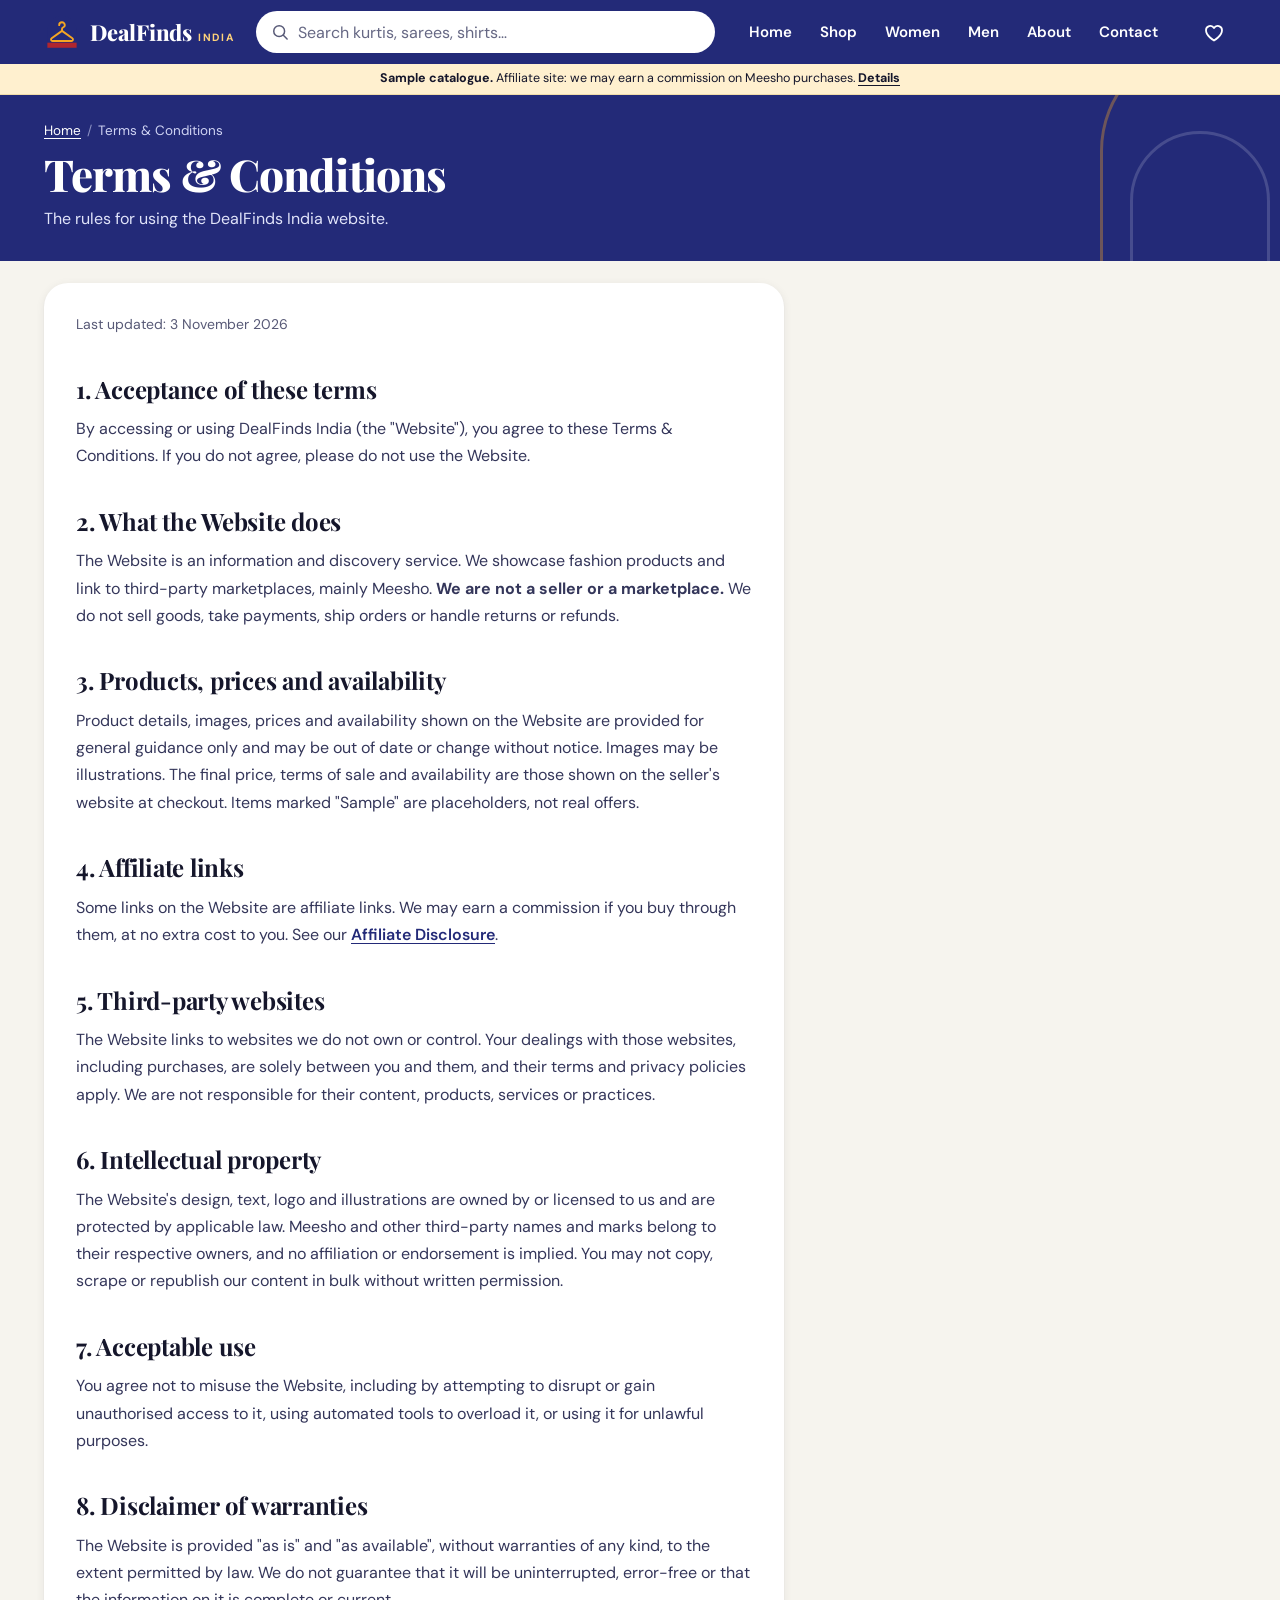
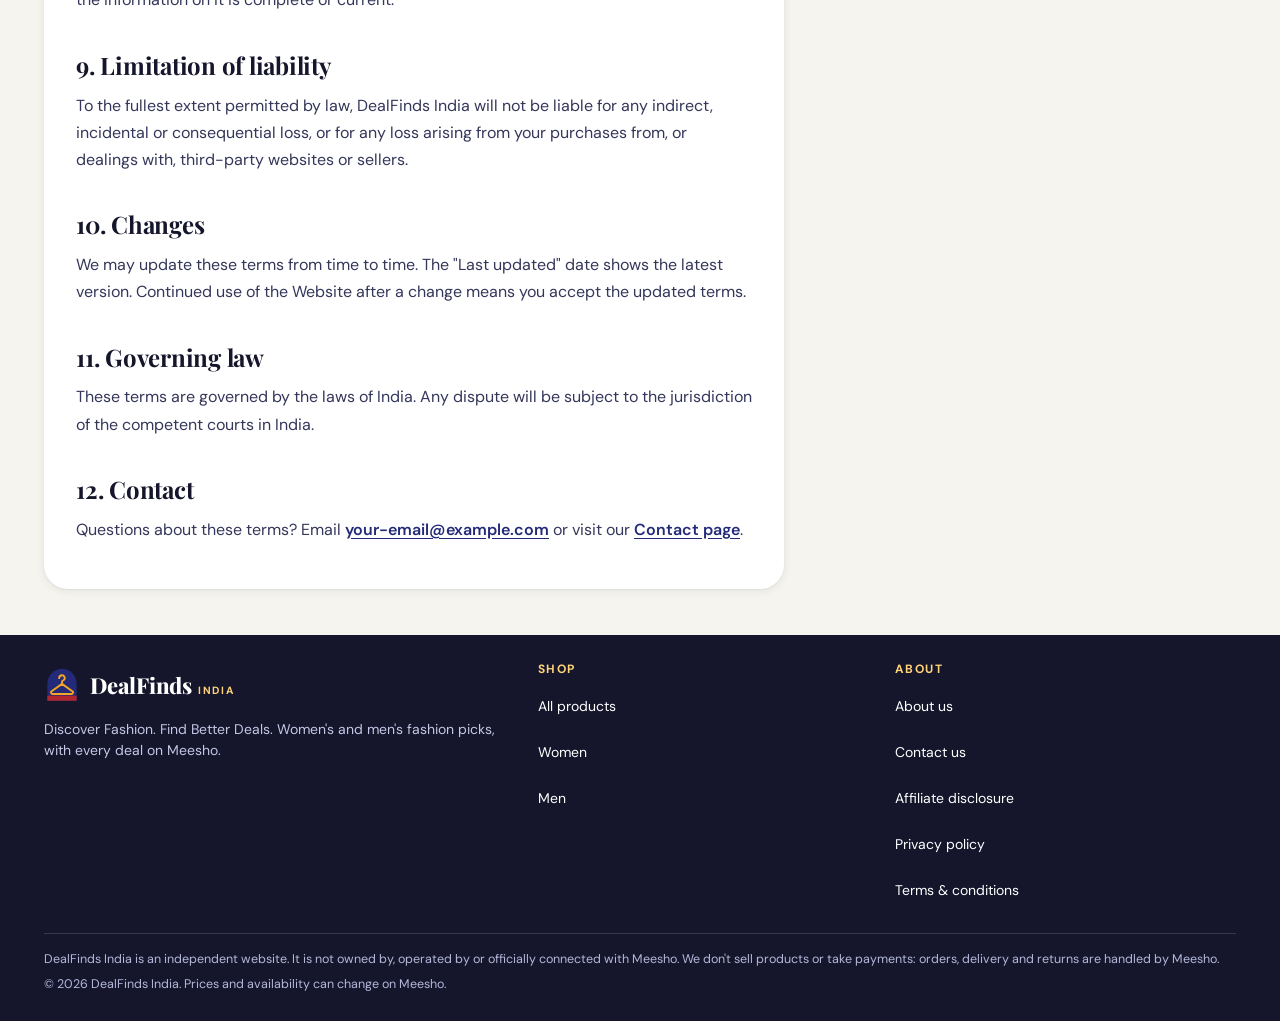
<file: terms.html>
<!DOCTYPE html>
<html lang="en-IN">
<head>
<meta charset="utf-8">
<meta name="viewport" content="width=device-width, initial-scale=1, viewport-fit=cover">
<title>Terms &amp; Conditions | DealFinds India</title>
<meta name="description" content="The Terms and Conditions for using DealFinds India: how our fashion discovery and Meesho affiliate service works and what we are and aren't responsible for.">
<meta name="robots" content="index, follow, max-image-preview:large">
<meta name="theme-color" content="#232a78">
<link rel="canonical" href="https://pawanuse7-hash.github.io/Test/terms.html">
<meta property="og:site_name" content="DealFinds India">
<meta property="og:type" content="website">
<meta property="og:locale" content="en_IN">
<meta property="og:title" content="Terms &amp; Conditions | DealFinds India">
<meta property="og:description" content="The Terms and Conditions for using DealFinds India: how our fashion discovery and Meesho affiliate service works and what we are and aren't responsible for.">
<meta property="og:url" content="https://pawanuse7-hash.github.io/Test/terms.html">
<meta property="og:image" content="https://pawanuse7-hash.github.io/Test/assets/brand/og-image.png">
<meta property="og:image:width" content="1200">
<meta property="og:image:height" content="630">
<meta property="og:image:alt" content="DealFinds India – Discover Fashion. Find Better Deals.">
<meta name="twitter:card" content="summary_large_image">
<meta name="twitter:title" content="Terms &amp; Conditions | DealFinds India">
<meta name="twitter:description" content="The Terms and Conditions for using DealFinds India: how our fashion discovery and Meesho affiliate service works and what we are and aren't responsible for.">
<meta name="twitter:image" content="https://pawanuse7-hash.github.io/Test/assets/brand/og-image.png">
<link rel="icon" href="assets/brand/favicon.svg" type="image/svg+xml">
<link rel="apple-touch-icon" href="assets/brand/apple-touch-icon.png">
<link rel="manifest" href="manifest.webmanifest">
<link rel="preload" href="assets/fonts/dm-sans-var.woff" as="font" type="font/woff" crossorigin>
<link rel="preload" href="assets/fonts/playfair-display-var.woff" as="font" type="font/woff" crossorigin>
<link rel="stylesheet" href="css/dfi-app.css">
<script src="js/site-config.js" defer></script>
<script src="js/products-data.js" defer></script>
<script src="js/dfi-app.js" defer></script>
</head>
<body data-page="legal">
<a class="skip" href="#main">Skip to content</a>
<svg xmlns="http://www.w3.org/2000/svg" width="0" height="0" style="position:absolute" aria-hidden="true" focusable="false">
<symbol id="i-home" viewBox="0 0 24 24"><path d="M3 10.5 12 3l9 7.5V20a1 1 0 0 1-1 1h-5v-6H9v6H4a1 1 0 0 1-1-1z"/></symbol>
<symbol id="i-grid" viewBox="0 0 24 24"><path d="M4 4h6.5v6.5H4zM13.5 4H20v6.5h-6.5zM4 13.5h6.5V20H4zM13.5 13.5H20V20h-6.5z"/></symbol>
<symbol id="i-bag" viewBox="0 0 24 24"><path d="M5 8h14l-1 12H6zM9 8V6.5a3 3 0 0 1 6 0V8"/></symbol>
<symbol id="i-heart" viewBox="0 0 24 24"><path d="M12 20.5s-8-4.6-8-10.2A4.3 4.3 0 0 1 12 8a4.3 4.3 0 0 1 8 2.3c0 5.6-8 10.2-8 10.2z"/></symbol>
<symbol id="i-heart-solid" viewBox="0 0 24 24"><path fill="currentColor" d="M12 20.5s-8-4.6-8-10.2A4.3 4.3 0 0 1 12 8a4.3 4.3 0 0 1 8 2.3c0 5.6-8 10.2-8 10.2z"/></symbol>
<symbol id="i-menu" viewBox="0 0 24 24"><path d="M4 7h16M4 12h16M4 17h16"/></symbol>
<symbol id="i-search" viewBox="0 0 24 24"><circle cx="11" cy="11" r="6.5"/><path d="m16 16 4.5 4.5"/></symbol>
<symbol id="i-close" viewBox="0 0 24 24"><path d="M6 6l12 12M18 6 6 18"/></symbol>
<symbol id="i-external" viewBox="0 0 24 24"><path d="M14 4h6v6M20 4l-9 9M18 14v5a1 1 0 0 1-1 1H5a1 1 0 0 1-1-1V7a1 1 0 0 1 1-1h5"/></symbol>
<symbol id="i-filter" viewBox="0 0 24 24"><path d="M4 6h16M7 12h10M10 18h4"/></symbol>
<symbol id="i-sort" viewBox="0 0 24 24"><path d="M8 4v16M8 20l-3-3M8 20l3-3M16 20V4M16 4l-3 3M16 4l3 3"/></symbol>
<symbol id="i-check" viewBox="0 0 24 24"><path d="m5 12.5 4.5 4.5L19 7.5"/></symbol>
<symbol id="i-chevron-right" viewBox="0 0 24 24"><path d="m9 5 7 7-7 7"/></symbol>
<symbol id="i-arrow-right" viewBox="0 0 24 24"><path d="M4 12h16M14 6l6 6-6 6"/></symbol>
<symbol id="i-info" viewBox="0 0 24 24"><circle cx="12" cy="12" r="9"/><path d="M12 11v5M12 8h.01"/></symbol>
<symbol id="i-trash" viewBox="0 0 24 24"><path d="M5 7h14M9 7V4h6v3M7 7l1 13h8l1-13"/></symbol>
</svg>
<header class="appbar">
  <a class="brand" href="index.html" aria-label="DealFinds India, home">
    <img class="brand-mark" src="assets/brand/mark.svg" width="36" height="36" alt="">
    <span class="brand-word"><b>DealFinds</b><i>India</i></span>
  </a>
  <nav class="topnav" aria-label="Main"><a href="index.html">Home</a><a href="shop.html">Shop</a><a href="shop.html?for=women">Women</a><a href="shop.html?for=men">Men</a><a href="about.html">About</a><a href="contact.html">Contact</a></nav>
  <div class="appbar-actions">
    <button class="icon-btn" type="button" data-open="saved" aria-label="Saved items"><svg class="icon" aria-hidden="true" focusable="false"><use href="#i-heart"/></svg><span class="count" data-saved-count hidden>0</span></button>
  </div>
  <form class="searchbar" id="search-form" role="search" action="shop.html" method="get">
    <label class="sr-only" for="q">Search fashion</label>
    <svg class="icon" aria-hidden="true" focusable="false"><use href="#i-search"/></svg>
    <input id="q" name="q" type="search" placeholder="Search kurtis, sarees, shirts…" autocomplete="off" enterkeyhint="search" maxlength="80">
  </form>
</header>
<div class="affnote" role="note"><span data-sample-notice hidden><strong>Sample catalogue.</strong> </span>Affiliate site: we may earn a commission on Meesho purchases. <a href="affiliate-disclosure.html">Details</a></div>

<main id="main">
  <section class="page-hero">
    <div class="wrap">
      <nav aria-label="Breadcrumb"><ol class="breadcrumb"><li><a href="index.html">Home</a></li><li aria-current="page">Terms &amp; Conditions</li></ol></nav>
      <h1>Terms &amp; Conditions</h1>
      <p>The rules for using the DealFinds India website.</p>
    </div>
  </section>

  <div class="wrap prose-wrap">
    <div class="prose">
      <p class="updated">Last updated: 3 November 2026</p>

      <h2>1. Acceptance of these terms</h2>
      <p>By accessing or using DealFinds India (the "Website"), you agree to these Terms &amp; Conditions. If you do not agree, please do not use the Website.</p>

      <h2>2. What the Website does</h2>
      <p>The Website is an information and discovery service. We showcase fashion products and link to third-party marketplaces, mainly Meesho. <strong>We are not a seller or a marketplace.</strong> We do not sell goods, take payments, ship orders or handle returns or refunds.</p>

      <h2>3. Products, prices and availability</h2>
      <p>Product details, images, prices and availability shown on the Website are provided for general guidance only and may be out of date or change without notice. Images may be illustrations. The final price, terms of sale and availability are those shown on the seller's website at checkout. Items marked "Sample" are placeholders, not real offers.</p>

      <h2>4. Affiliate links</h2>
      <p>Some links on the Website are affiliate links. We may earn a commission if you buy through them, at no extra cost to you. See our <a href="affiliate-disclosure.html">Affiliate Disclosure</a>.</p>

      <h2>5. Third-party websites</h2>
      <p>The Website links to websites we do not own or control. Your dealings with those websites, including purchases, are solely between you and them, and their terms and privacy policies apply. We are not responsible for their content, products, services or practices.</p>

      <h2>6. Intellectual property</h2>
      <p>The Website's design, text, logo and illustrations are owned by or licensed to us and are protected by applicable law. Meesho and other third-party names and marks belong to their respective owners, and no affiliation or endorsement is implied. You may not copy, scrape or republish our content in bulk without written permission.</p>

      <h2>7. Acceptable use</h2>
      <p>You agree not to misuse the Website, including by attempting to disrupt or gain unauthorised access to it, using automated tools to overload it, or using it for unlawful purposes.</p>

      <h2>8. Disclaimer of warranties</h2>
      <p>The Website is provided "as is" and "as available", without warranties of any kind, to the extent permitted by law. We do not guarantee that it will be uninterrupted, error-free or that the information on it is complete or current.</p>

      <h2>9. Limitation of liability</h2>
      <p>To the fullest extent permitted by law, DealFinds India will not be liable for any indirect, incidental or consequential loss, or for any loss arising from your purchases from, or dealings with, third-party websites or sellers.</p>

      <h2>10. Changes</h2>
      <p>We may update these terms from time to time. The "Last updated" date shows the latest version. Continued use of the Website after a change means you accept the updated terms.</p>

      <h2>11. Governing law</h2>
      <p>These terms are governed by the laws of India. Any dispute will be subject to the jurisdiction of the competent courts in India.</p>

      <h2>12. Contact</h2>
      <p>Questions about these terms? Email <a href="mailto:your-email@example.com" data-email>your-email@example.com</a> or visit our <a href="contact.html">Contact page</a>.</p>
    </div>
  </div>
</main>

<footer class="footer">
  <div class="wrap">
    <div class="footer-grid">
      <div>
        <a class="brand" href="index.html" aria-label="DealFinds India, home"><img class="brand-mark" src="assets/brand/mark.svg" width="36" height="36" alt=""><span class="brand-word"><b>DealFinds</b><i>India</i></span></a>
        <p>Discover Fashion. Find Better Deals. Women's and men's fashion picks, with every deal on Meesho.</p>
      </div>
      <div>
        <h2>Shop</h2>
        <ul>
          <li><a href="shop.html">All products</a></li>
          <li><a href="shop.html?for=women">Women</a></li>
          <li><a href="shop.html?for=men">Men</a></li>
        </ul>
      </div>
      <div>
        <h2>About</h2>
        <ul>
          <li><a href="about.html">About us</a></li>
          <li><a href="contact.html">Contact us</a></li>
          <li><a href="affiliate-disclosure.html">Affiliate disclosure</a></li>
          <li><a href="privacy-policy.html">Privacy policy</a></li>
          <li><a href="terms.html">Terms &amp; conditions</a></li>
        </ul>
      </div>
    </div>
    <div class="legal">
      <p>DealFinds India is an independent website. It is not owned by, operated by or officially connected with Meesho. We don't sell products or take payments: orders, delivery and returns are handled by Meesho.</p>
      <p>&copy; <span data-year>2026</span> DealFinds India. Prices and availability can change on Meesho.</p>
    </div>
  </div>
</footer>

<nav class="tabbar" aria-label="App navigation">
  <a class="tab" href="index.html"><svg class="icon" aria-hidden="true" focusable="false"><use href="#i-home"/></svg><span>Home</span></a>
  <a class="tab" href="shop.html" data-open="categories"><svg class="icon" aria-hidden="true" focusable="false"><use href="#i-grid"/></svg><span>Categories</span></a>
  <a class="tab" href="shop.html"><svg class="icon" aria-hidden="true" focusable="false"><use href="#i-bag"/></svg><span>Shop</span></a>
  <button class="tab" type="button" data-open="saved"><svg class="icon" aria-hidden="true" focusable="false"><use href="#i-heart"/></svg><span>Saved</span><span class="count" data-saved-count hidden>0</span></button>
  <a class="tab" href="about.html" data-open="more"><svg class="icon" aria-hidden="true" focusable="false"><use href="#i-menu"/></svg><span>More</span></a>
</nav>
</body>
</html>
</file>
<file: css/dfi-app.css>
/* ==========================================================================
   DealFinds India – app-style stylesheet (redesign)
   Mobile-first. Sections:
   fonts · tokens · base · app bar · notice · tab bar · sections · banners ·
   categories · price tiles · product cards · toolbar · sheets · forms ·
   content pages · footer · utilities · wide screens
   ========================================================================== */

/* ---------- Fonts (self-hosted, SIL Open Font License) ---------- */
@font-face { font-family: "DM Sans"; src: url("../assets/fonts/dm-sans-var.woff") format("woff"); font-weight: 400 700; font-style: normal; font-display: swap; }
@font-face { font-family: "Playfair Display"; src: url("../assets/fonts/playfair-display-var.woff") format("woff"); font-weight: 400 800; font-style: normal; font-display: swap; }
@font-face { font-family: "Playfair Display"; src: url("../assets/fonts/playfair-display-italic-var.woff") format("woff"); font-weight: 400 700; font-style: italic; font-display: swap; }

/* ---------- Design tokens ---------- */
:root {
  --paper: #f6f4ee;
  --card: #ffffff;
  --ink: #15162b;
  --ink-2: #34365a;
  --muted: #585a77;
  --line: #e5e1d6;
  --line-2: #d2ccbb;

  --indigo: #232a78;
  --indigo-d: #171c57;
  --indigo-t: #eceefb;
  --indigo-m: #c9cef0;
  --madder: #b0262f;
  --madder-t: #fbe8e7;
  --gold: #f5a623;
  --gold-l: #ffd37a;
  --gold-d: #8a5200;
  --gold-t: #fff0cf;
  --ok: #1d6a47;
  --ok-t: #e3f4ea;

  --font-display: "Playfair Display", "Iowan Old Style", "Palatino Linotype", Palatino, Georgia, "Times New Roman", serif;
  --font-ui: "DM Sans", system-ui, -apple-system, "Segoe UI", Roboto, "Noto Sans", "Helvetica Neue", Arial, sans-serif;

  --bar1: 56px;          /* height of the top row of the app bar (mobile) */
  --search-h: 52px;      /* height of the search row (mobile) */
  --stick: var(--search-h); /* where sticky toolbars stick under the app bar */
  --tab-h: 60px;         /* bottom tab bar */
  --gutter: 14px;
  --max: 1240px;

  --r-s: 10px;
  --r: 16px;
  --r-l: 24px;
  --arch: 999px 999px 0 0;
  --shadow-1: 0 1px 2px rgba(21, 22, 43, .06), 0 2px 10px rgba(21, 22, 43, .07);
  --shadow-2: 0 14px 40px rgba(21, 22, 43, .22);
  --ease: cubic-bezier(.2, .7, .2, 1);
}

/* ---------- Base ---------- */
*, *::before, *::after { box-sizing: border-box; }
html { -webkit-text-size-adjust: 100%; text-size-adjust: 100%; scroll-behavior: smooth; }
html.no-scroll { overflow: hidden; }
body {
  margin: 0;
  min-width: 320px;
  background: var(--paper);
  color: var(--ink);
  font-family: var(--font-ui);
  font-size: 16px;
  line-height: 1.5;
  -webkit-tap-highlight-color: transparent;
  padding-bottom: calc(var(--tab-h) + env(safe-area-inset-bottom, 0px));
}
img, svg { max-width: 100%; }
img { display: block; height: auto; }
a { color: var(--indigo); text-underline-offset: 3px; }
button, input, select, textarea { font: inherit; color: inherit; }
button { cursor: pointer; touch-action: manipulation; }
a, button, summary, label { touch-action: manipulation; }
h1, h2, h3, h4 { margin: 0; line-height: 1.15; }
p { margin: 0 0 1em; }
ul, ol { margin: 0; }
[hidden] { display: none !important; }
:focus-visible { outline: 3px solid var(--indigo); outline-offset: 2px; border-radius: 4px; }
.appbar :focus-visible, .page-hero :focus-visible, .on-dark :focus-visible { outline-color: var(--gold-l); }

.sr-only { position: absolute !important; width: 1px; height: 1px; margin: -1px; padding: 0; overflow: hidden; clip: rect(0 0 0 0); white-space: nowrap; border: 0; }
.skip { position: absolute; left: 8px; top: -60px; z-index: 1000; background: var(--gold); color: var(--ink); padding: 10px 16px; border-radius: 0 0 var(--r-s) var(--r-s); font-weight: 700; text-decoration: none; }
.skip:focus { top: 0; }

.icon { width: 1.5rem; height: 1.5rem; flex: none; fill: none; stroke: currentColor; stroke-width: 1.8; stroke-linecap: round; stroke-linejoin: round; }
.icon-s { width: 1.125rem; height: 1.125rem; }

.wrap { width: 100%; max-width: var(--max); margin-inline: auto; padding-inline: var(--gutter); }

/* ---------- Buttons ---------- */
.btn {
  display: inline-flex; align-items: center; justify-content: center; gap: 8px;
  min-height: 48px; padding: 0 22px; border-radius: 999px; border: 2px solid transparent;
  font-weight: 700; font-size: 15px; line-height: 1.1; text-decoration: none; text-align: center;
  transition: transform .12s var(--ease), background-color .15s, box-shadow .15s;
}
.btn:active { transform: scale(.97); }
.btn-primary { background: var(--indigo); color: #fff; }
.btn-primary:hover { background: var(--indigo-d); }
.btn-gold { background: var(--gold); color: var(--ink); box-shadow: 0 2px 0 var(--gold-d); }
.btn-gold:hover { background: #ffb73d; }
.btn-ghost { background: #fff; color: var(--indigo); border-color: var(--indigo); }
.btn-ghost:hover { background: var(--indigo-t); }
.btn-block { width: 100%; }
.btn-sm { min-height: 40px; padding: 0 16px; font-size: 14px; }
.btn[aria-disabled="true"] { background: #e7e5de; color: #595b70; border-color: transparent; box-shadow: none; cursor: not-allowed; }

/* ==========================================================================
   App bar (mobile: brand + saved on top, search below. Top row scrolls away,
   the search row stays pinned.)
   ========================================================================== */
.appbar {
  position: sticky; top: calc(var(--bar1) * -1); z-index: 50;
  display: grid;
  grid-template-columns: 1fr auto;
  grid-template-areas: "brand actions" "search search";
  grid-template-rows: var(--bar1) var(--search-h);
  align-items: center;
  background: var(--indigo); color: #fff;
  padding-inline: var(--gutter);
}
.brand { grid-area: brand; display: inline-flex; align-items: center; gap: 10px; text-decoration: none; color: #fff; min-height: 44px; }
.brand-mark { width: 36px; height: 36px; flex: none; }
.brand-word { display: inline-flex; align-items: baseline; gap: 6px; line-height: 1; }
.brand-word b { font-family: var(--font-display); font-weight: 800; font-size: 22px; letter-spacing: -.01em; }
.brand-word i { font-style: normal; font-weight: 700; font-size: 10.5px; letter-spacing: .16em; text-transform: uppercase; color: var(--gold-l); }
.topnav { display: none; }
.appbar-actions { grid-area: actions; display: flex; align-items: center; gap: 4px; }
.icon-btn {
  position: relative; display: inline-grid; place-items: center; width: 44px; height: 44px;
  border-radius: 50%; border: 0; background: transparent; color: inherit;
}
.icon-btn:hover { background: rgba(255, 255, 255, .12); }
.count {
  position: absolute; top: 3px; right: 1px; min-width: 20px; height: 20px; padding: 0 5px;
  border-radius: 999px; background: var(--gold); color: var(--ink); font-size: 12px; font-weight: 700;
  display: grid; place-items: center; line-height: 1;
}
.searchbar {
  grid-area: search; position: relative; display: flex; align-items: center;
  background: #fff; color: var(--ink); border-radius: 999px; height: 42px; margin-bottom: 10px;
  box-shadow: 0 0 0 2px transparent; transition: box-shadow .15s;
}
.searchbar:focus-within { box-shadow: 0 0 0 3px var(--gold-l); }
.searchbar .icon { position: absolute; left: 14px; width: 1.25rem; height: 1.25rem; color: var(--muted); pointer-events: none; }
.searchbar input {
  width: 100%; height: 100%; border: 0; background: transparent; border-radius: 999px;
  padding: 0 16px 0 42px; font-size: 16px; outline: 0;
}
.searchbar input::placeholder { color: #666884; opacity: 1; }
.searchbar input::-webkit-search-cancel-button { height: 18px; width: 18px; cursor: pointer; }

/* ---------- Notice strip ---------- */
.affnote { background: var(--gold-t); color: var(--ink); font-size: 12.5px; line-height: 1.4; padding: 6px var(--gutter); text-align: center; border-bottom: 1px solid #f0dca9; }
.affnote a { color: var(--ink); font-weight: 700; padding: 12px 8px; margin: -12px -8px; } /* bigger tap area, same layout */
.affnote strong { font-weight: 700; }

/* ==========================================================================
   Bottom tab bar (phones and small tablets)
   ========================================================================== */
.tabbar {
  position: fixed; inset: auto 0 0 0; z-index: 60;
  display: grid; grid-template-columns: repeat(5, 1fr);
  height: calc(var(--tab-h) + env(safe-area-inset-bottom, 0px));
  padding-bottom: env(safe-area-inset-bottom, 0px);
  background: #fff; border-top: 1px solid var(--line);
  box-shadow: 0 -4px 18px rgba(21, 22, 43, .06);
}
.tab {
  position: relative; display: flex; flex-direction: column; align-items: center; justify-content: center; gap: 2px;
  min-width: 0; padding: 6px 2px 4px; border: 0; background: transparent; text-decoration: none;
  color: var(--muted); font-size: 11.5px; font-weight: 600; line-height: 1.1;
}
.tab .icon { width: 1.5rem; height: 1.5rem; }
.tab[aria-current="page"], .tab.is-active { color: var(--indigo); }
.tab[aria-current="page"]::before, .tab.is-active::before {
  content: ""; position: absolute; top: 0; left: 50%; width: 28px; height: 4px; margin-left: -14px;
  background: var(--madder); border-radius: 0 0 6px 6px;
}
.tab .count { top: 4px; right: calc(50% - 22px); min-width: 18px; height: 18px; font-size: 11px; }
.tab:active .icon { transform: scale(.9); }

/* ==========================================================================
   Sections shared by pages
   ========================================================================== */
main { display: block; outline: 0; }
.sec { padding-top: 22px; }
.sec-head { display: flex; align-items: center; justify-content: space-between; gap: 12px; margin-bottom: 12px; }
.sec-head h2 { font-family: var(--font-display); font-weight: 700; font-size: 22px; letter-spacing: -.01em; }
.sec-head h2::before { content: ""; display: inline-block; width: 10px; height: 14px; margin-right: 8px; border-radius: 99px 99px 0 0; background: var(--madder); vertical-align: -1px; }
.sec-head a { font-size: 14px; font-weight: 700; text-decoration: none; white-space: nowrap; display: inline-flex; align-items: center; gap: 2px; min-height: 44px; padding-left: 8px; }
.sec-head a:hover { text-decoration: underline; }
.sec-sub { margin: -6px 0 12px; color: var(--muted); font-size: 14px; }

.scroller { display: flex; gap: 10px; overflow-x: auto; overscroll-behavior-x: contain; scroll-snap-type: x proximity; scrollbar-width: none; margin-inline: calc(var(--gutter) * -1); padding-inline: var(--gutter); scroll-padding-inline: var(--gutter); padding-bottom: 8px; }
.scroller::-webkit-scrollbar { display: none; }

/* ---------- Department rail ---------- */
.rail { background: #fff; border-bottom: 1px solid var(--line); }
.rail ul { list-style: none; padding: 0; display: flex; gap: 2px; overflow-x: auto; scrollbar-width: none; scroll-padding-inline: var(--gutter); padding-inline: calc(var(--gutter) - 8px); }
.rail ul::-webkit-scrollbar { display: none; }
.rail a { position: relative; display: inline-flex; align-items: center; min-height: 48px; padding: 0 12px; white-space: nowrap; text-decoration: none; color: var(--ink-2); font-weight: 600; font-size: 14.5px; }
.rail a:hover { color: var(--indigo); }
.rail a[aria-current="true"] { color: var(--indigo); }
.rail a[aria-current="true"]::after { content: ""; position: absolute; left: 12px; right: 12px; bottom: 0; height: 3px; border-radius: 3px 3px 0 0; background: var(--madder); }

/* ---------- Banners ---------- */
.banners { display: flex; gap: 12px; overflow-x: auto; overscroll-behavior-x: contain; scroll-snap-type: x mandatory; scrollbar-width: none; padding: 14px var(--gutter) 4px; scroll-padding-inline: var(--gutter); }
.banners::-webkit-scrollbar { display: none; }
.banner {
  position: relative; isolation: isolate; overflow: hidden;
  flex: 0 0 min(88%, 460px); scroll-snap-align: start; min-height: 176px;
  display: grid; grid-template-columns: minmax(0, 1fr) 96px; gap: 12px; align-items: stretch;
  padding: 18px 18px 18px 20px; border-radius: var(--r-l);
  color: #fff; text-decoration: none; box-shadow: var(--shadow-1);
}
.banner:active { transform: scale(.985); }
.banner::before { content: ""; position: absolute; z-index: -1; right: -34px; bottom: -40px; width: 190px; height: 230px; border: 3px solid currentColor; opacity: .16; border-radius: var(--arch); }
.banner::after { content: ""; position: absolute; z-index: -1; right: -6px; bottom: -40px; width: 134px; height: 170px; border: 3px solid currentColor; opacity: .16; border-radius: var(--arch); }
.banner-copy { display: flex; flex-direction: column; justify-content: space-between; align-items: flex-start; gap: 10px; }
.banner-kicker { font-size: 11px; font-weight: 700; letter-spacing: .14em; text-transform: uppercase; opacity: .92; }
.banner-title { font-family: var(--font-display); font-weight: 800; font-size: 28px; line-height: 1.02; letter-spacing: -.015em; display: block; }
.banner-sub { display: block; margin-top: 6px; font-size: 13.5px; line-height: 1.35; opacity: .95; }
.banner-cta { display: inline-flex; white-space: nowrap; align-items: center; gap: 6px; padding: 9px 15px; border-radius: 999px; font-size: 13.5px; font-weight: 700; background: #fff; color: var(--indigo); }
.banner-art { align-self: end; width: 96px; height: 120px; border-radius: var(--arch); overflow: hidden; background: rgba(255, 255, 255, .22); border: 3px solid rgba(255, 255, 255, .85); }
.banner-art img { width: 100%; height: 100%; object-fit: cover; }
.banner.v1 { background: var(--indigo); }
.banner.v2 { background: var(--madder); }
.banner.v2 .banner-cta { color: var(--madder); }
.banner.v3 { background: var(--gold); color: var(--ink); }
.banner.v3 .banner-cta { background: var(--ink); color: #fff; }
.banner.v3 .banner-art { border-color: var(--ink); }
.banner.v4 { background: var(--ink); }
.banner.v4 .banner-cta { color: var(--ink); background: var(--gold-l); }
.dots { display: flex; justify-content: center; gap: 6px; padding: 8px 0 0; }
.dots span { width: 7px; height: 7px; border-radius: 99px; background: var(--line-2); transition: width .2s var(--ease), background-color .2s; }
.dots span.on { width: 20px; background: var(--indigo); }

/* ---------- Category arches ---------- */
.cat-row { list-style: none; padding: 0; display: flex; gap: 14px; overflow-x: auto; scrollbar-width: none; scroll-snap-type: x proximity; margin-inline: calc(var(--gutter) * -1); padding-inline: var(--gutter); scroll-padding-inline: var(--gutter); padding-bottom: 6px; }
.cat-row::-webkit-scrollbar { display: none; }
.cat-row li { flex: none; scroll-snap-align: start; }
.cat { display: grid; justify-items: center; gap: 7px; width: 78px; text-decoration: none; color: var(--ink); font-size: 12.5px; font-weight: 600; text-align: center; line-height: 1.2; }
.cat-art { width: 72px; height: 88px; border-radius: var(--arch); overflow: hidden; background: var(--indigo-t); box-shadow: 0 0 0 2px #fff, 0 0 0 4px var(--indigo-m); transition: transform .15s var(--ease), box-shadow .15s; }
.cat-art img { width: 100%; height: 100%; object-fit: cover; }
.cat:active .cat-art { transform: scale(.95); }
.cat:hover .cat-art { box-shadow: 0 0 0 2px #fff, 0 0 0 4px var(--indigo); }

/* ---------- Price tiles ---------- */
.ptiles { display: grid; grid-template-columns: repeat(2, minmax(0, 1fr)); gap: 10px; }
.ptile { position: relative; overflow: hidden; isolation: isolate; display: flex; flex-direction: column; justify-content: flex-end; gap: 1px; min-height: 96px; padding: 14px; border-radius: var(--r); text-decoration: none; color: #fff; box-shadow: var(--shadow-1); }
.ptile::after { content: ""; position: absolute; z-index: -1; right: -14px; top: -4px; width: 76px; height: 100px; border: 3px solid currentColor; opacity: .18; border-radius: var(--arch); }
.ptile small { font-size: 12px; font-weight: 600; opacity: .95; letter-spacing: .04em; text-transform: uppercase; }
.ptile strong { font-family: var(--font-display); font-weight: 800; font-size: 30px; line-height: 1; letter-spacing: -.01em; }
.ptile span { font-size: 12.5px; opacity: .95; }
.ptile:active { transform: scale(.97); }
.ptile:last-child:nth-child(odd) { grid-column: 1 / -1; }
.ptile.t1 { background: var(--indigo); }
.ptile.t2 { background: var(--madder); }
.ptile.t3 { background: var(--gold); color: var(--ink); }
.ptile.t4 { background: var(--ink); }
.ptile.t5 { background: #fff; color: var(--indigo); box-shadow: inset 0 0 0 2px var(--indigo), var(--shadow-1); }

/* ==========================================================================
   Product cards
   ========================================================================== */
.pgrid { list-style: none; padding: 0; margin: 0; display: grid; grid-template-columns: repeat(2, minmax(0, 1fr)); gap: 10px; }
.pgrid > li { min-width: 0; display: flex; }
.pgrid.is-rail { display: flex; overflow-x: auto; overscroll-behavior-x: contain; scroll-snap-type: x proximity; scrollbar-width: none; margin-inline: calc(var(--gutter) * -1); padding: 2px var(--gutter) 10px; scroll-padding-inline: var(--gutter); }
.pgrid.is-rail::-webkit-scrollbar { display: none; }
.pgrid.is-rail > li { flex: 0 0 clamp(152px, 43vw, 210px); scroll-snap-align: start; }

.pc { position: relative; width: 100%; display: flex; flex-direction: column; background: var(--card); border-radius: var(--r); overflow: hidden; box-shadow: var(--shadow-1); transition: box-shadow .15s, transform .12s var(--ease); }
.pc:hover { box-shadow: 0 6px 22px rgba(21, 22, 43, .16); }
.pc-open { display: flex; flex-direction: column; flex: 1; width: 100%; padding: 0; border: 0; background: transparent; text-align: left; color: inherit; }
.pc-open:active { transform: scale(.985); }
.pc-img { position: relative; display: block; aspect-ratio: 4 / 5; background: var(--indigo-t); overflow: hidden; }
.pc-img img { width: 100%; height: 100%; object-fit: cover; }
.pc-tags { position: absolute; left: 8px; bottom: 8px; right: 8px; display: flex; flex-wrap: wrap; gap: 4px; pointer-events: none; }
.tag { display: inline-block; padding: 3px 8px; border-radius: 999px; font-size: 11px; font-weight: 700; line-height: 1.3; letter-spacing: .03em; }
.tag-sample { background: var(--gold-t); color: var(--ink); box-shadow: inset 0 0 0 1px #e8cf8c; }
.tag-off { background: var(--madder); color: #fff; }
.pc-body { display: grid; gap: 3px; padding: 10px 10px 12px; }
.pc-name { font-size: 14px; line-height: 1.3; color: var(--ink-2); display: -webkit-box; -webkit-box-orient: vertical; -webkit-line-clamp: 2; line-clamp: 2; overflow: hidden; min-height: 2.6em; }
.pc-price { display: flex; flex-wrap: wrap; align-items: baseline; gap: 2px 7px; }
.pc-price b { font-size: 18px; font-weight: 700; color: var(--ink); }
.pc-price s { font-size: 13px; color: var(--muted); }
.pc-price em { font-style: normal; font-size: 13px; font-weight: 700; color: var(--madder); }
.pc-meta { font-size: 12px; color: var(--muted); }
.pc-save { position: absolute; top: 6px; right: 6px; z-index: 2; display: grid; place-items: center; width: 44px; height: 44px; padding: 0; border: 0; border-radius: 50%; background: transparent; color: var(--ink); }
.pc-save::before { content: ""; position: absolute; inset: 6px; border-radius: 50%; background: rgba(255, 255, 255, .94); box-shadow: var(--shadow-1); }
.pc-save .icon { position: relative; width: 1.3rem; height: 1.3rem; }
.pc-save .i-on { display: none; }
.pc-save[aria-pressed="true"] { color: var(--madder); }
.pc-save[aria-pressed="true"] .i-on { display: block; }
.pc-save[aria-pressed="true"] .i-off { display: none; }
.pc-save:active .icon { transform: scale(.85); }
.heart-pop .icon { animation: pop .3s var(--ease); }
@keyframes pop { 0% { transform: scale(.7); } 60% { transform: scale(1.25); } 100% { transform: scale(1); } }

.empty { display: grid; justify-items: center; gap: 8px; text-align: center; padding: 38px 18px; background: #fff; border-radius: var(--r-l); box-shadow: var(--shadow-1); }
.empty .arch { width: 64px; height: 78px; border-radius: var(--arch); background: var(--indigo-t); box-shadow: 0 0 0 3px #fff, 0 0 0 5px var(--indigo-m); display: grid; place-items: center; color: var(--indigo); }
.empty h3 { font-family: var(--font-display); font-size: 20px; }
.empty p { color: var(--muted); margin: 0 0 8px; max-width: 34ch; }
.noscript-msg { background: #fff; border-radius: var(--r); padding: 18px; margin: 16px 0; box-shadow: var(--shadow-1); }

/* ---------- How it works / trust ---------- */
.steps { list-style: none; padding: 0; display: grid; gap: 10px; counter-reset: step; }
.steps li { position: relative; counter-increment: step; display: grid; gap: 2px; padding: 14px 14px 14px 62px; background: #fff; border-radius: var(--r); box-shadow: var(--shadow-1); }
.steps li::before { content: counter(step); position: absolute; left: 14px; top: 14px; width: 34px; height: 42px; display: grid; place-items: center; border-radius: var(--arch); background: var(--indigo); color: #fff; font-family: var(--font-display); font-weight: 800; font-size: 18px; padding-top: 6px; }
.steps strong { font-size: 16px; }
.steps span { color: var(--muted); font-size: 14px; }

.news { display: grid; gap: 12px; padding: 20px; border-radius: var(--r-l); background: var(--indigo); color: #fff; }
.news h2 { font-family: var(--font-display); font-size: 22px; }
.news p { margin: 0; color: #dfe2f8; font-size: 14px; }
.news-row { display: flex; gap: 8px; }
.news-row input { flex: 1; min-width: 0; height: 48px; border-radius: 999px; border: 0; padding: 0 18px; background: #fff; color: var(--ink); font-size: 16px; }
.news .hint { font-size: 12.5px; color: #cfd3f3; }
.news .hint a { color: #fff; }
.news .form-status { margin: 0; min-height: 1.2em; font-size: 13.5px; color: var(--gold-l); }

/* ==========================================================================
   Shop page toolbar and results
   ========================================================================== */
.toolbar { position: sticky; top: var(--stick); z-index: 40; background: var(--paper); border-bottom: 1px solid var(--line); }
.toolbar-row { display: flex; align-items: center; gap: 8px; overflow-x: auto; scrollbar-width: none; padding: 8px var(--gutter); scroll-padding-inline: var(--gutter); }
.toolbar-row::-webkit-scrollbar { display: none; }
.chip {
  flex: none; display: inline-flex; align-items: center; gap: 6px; min-height: 40px; padding: 0 14px;
  border-radius: 999px; border: 1.5px solid var(--line-2); background: #fff; color: var(--ink-2);
  font-size: 14px; font-weight: 600; white-space: nowrap; text-decoration: none; line-height: 1;
}
.chip:hover { border-color: var(--indigo); color: var(--indigo); }
.chip[aria-pressed="true"], .chip[aria-current="true"] { background: var(--indigo); border-color: var(--indigo); color: #fff; }
.chip-tool { border-color: var(--indigo); color: var(--indigo); }
.chip .badge { display: inline-grid; place-items: center; min-width: 20px; height: 20px; padding: 0 5px; border-radius: 99px; background: var(--madder); color: #fff; font-size: 12px; font-weight: 700; }
.chip-wide { display: flex; width: 100%; justify-content: space-between; min-height: 52px; margin-bottom: 8px; font-size: 15px; }
.sheet-body:focus { outline: 0; }
.chip-sep { flex: none; width: 1px; height: 24px; background: var(--line-2); }
.results-head { display: flex; flex-wrap: wrap; align-items: center; gap: 8px 10px; padding: 14px 0 12px; }
.results-count { margin: 0; font-weight: 700; font-size: 15px; }
.pills { display: flex; flex-wrap: wrap; gap: 6px; }
.pill { display: inline-flex; align-items: center; gap: 4px; min-height: 36px; padding: 0 8px 0 12px; border-radius: 999px; border: 0; background: var(--indigo-t); color: var(--indigo); font-size: 13px; font-weight: 700; }
.pill .icon { width: 1rem; height: 1rem; }
.pill:hover { background: var(--indigo-m); }
.linkbtn { border: 0; background: none; padding: 0 4px; min-height: 36px; color: var(--madder); font-weight: 700; font-size: 13.5px; text-decoration: underline; text-underline-offset: 3px; }
.more-wrap { display: grid; justify-items: center; gap: 6px; padding: 22px 0 6px; }
.more-wrap small { color: var(--muted); }

/* ==========================================================================
   Sheets (bottom sheets on phones, centred panels on larger screens)
   ========================================================================== */
dialog.sheet {
  width: 100%; max-width: 640px; max-height: min(92vh, 92dvh);
  margin: auto auto 0; padding: 0; border: 0; overflow: hidden;
  background: var(--paper); color: var(--ink);
  border-radius: var(--r-l) var(--r-l) 0 0; box-shadow: var(--shadow-2);
}
dialog.sheet[open] { display: flex; flex-direction: column; animation: sheet-up .28s var(--ease); }
dialog.sheet::backdrop { background: rgba(14, 15, 38, .6); animation: fade .2s linear; }
@keyframes sheet-up { from { transform: translateY(40px); opacity: .4; } to { transform: none; opacity: 1; } }
@keyframes fade { from { opacity: 0; } to { opacity: 1; } }
.sheet-head { position: relative; flex: none; display: flex; align-items: center; justify-content: space-between; gap: 10px; padding: 18px 8px 8px 18px; background: var(--paper); }
.sheet-head::before { content: ""; position: absolute; top: 7px; left: 50%; width: 40px; height: 4px; margin-left: -20px; border-radius: 4px; background: var(--line-2); }
.sheet-head h2 { font-family: var(--font-display); font-size: 21px; font-weight: 700; letter-spacing: -.01em; }
.sheet-x { display: grid; place-items: center; width: 44px; height: 44px; border: 0; border-radius: 50%; background: transparent; color: var(--ink); }
.sheet-x:hover { background: var(--indigo-t); }
.sheet-body { flex: 1 1 auto; min-height: 0; overflow-y: auto; overscroll-behavior: contain; padding: 4px 18px 18px; -webkit-overflow-scrolling: touch; }
.sheet-foot { flex: none; display: flex; gap: 10px; padding: 12px 18px calc(12px + env(safe-area-inset-bottom, 0px)); background: #fff; border-top: 1px solid var(--line); }
.sheet-foot > * { flex: 1; }
.sheet-foot .btn { white-space: nowrap; padding-inline: 14px; }
.sheet-foot .btn-icon { flex: none; width: 52px; padding: 0; }
.sheet-foot .btn-icon[aria-pressed="true"] { color: var(--madder); border-color: var(--madder); background: var(--madder-t); }
.sheet-foot .btn-icon .i-on { display: none; }
.sheet-foot .btn-icon[aria-pressed="true"] .i-on { display: block; }
.sheet-foot .btn-icon[aria-pressed="true"] .i-off { display: none; }

.group { padding: 10px 0 14px; border-bottom: 1px solid var(--line); }
.group:last-child { border-bottom: 0; }
.group h3 { font-size: 13px; font-weight: 700; letter-spacing: .08em; text-transform: uppercase; color: var(--muted); margin-bottom: 10px; }
.chips { display: flex; flex-wrap: wrap; gap: 8px; }

.linklist { list-style: none; padding: 0; margin: 0; }
.linklist a { display: flex; align-items: center; justify-content: space-between; gap: 10px; min-height: 52px; padding: 0 2px; text-decoration: none; color: var(--ink); font-weight: 600; border-bottom: 1px solid var(--line); }
.linklist li:last-child a { border-bottom: 0; }
.linklist .icon { color: var(--muted); }
.fine { font-size: 12.5px; color: var(--muted); line-height: 1.45; }

.cat-tiles { display: grid; grid-template-columns: repeat(2, minmax(0, 1fr)); gap: 10px; }
.cat-tile { display: flex; align-items: center; gap: 10px; padding: 8px; border-radius: var(--r); background: #fff; box-shadow: var(--shadow-1); text-decoration: none; color: var(--ink); min-height: 64px; }
.cat-tile .cat-art { width: 44px; height: 54px; box-shadow: 0 0 0 2px var(--indigo-m); flex: none; }
.cat-tile b { display: block; font-size: 14px; line-height: 1.2; }
.cat-tile small { color: var(--muted); font-size: 12px; }
.collection-list { list-style: none; padding: 0; display: grid; gap: 8px; }
.collection-list a { display: flex; justify-content: space-between; align-items: center; gap: 8px; padding: 12px 14px; border-radius: var(--r); background: #fff; box-shadow: var(--shadow-1); text-decoration: none; color: var(--ink); font-weight: 700; }
.collection-list small { font-weight: 500; color: var(--muted); display: block; font-size: 12.5px; }

.rows { list-style: none; padding: 0; display: grid; gap: 10px; }
.row { display: grid; grid-template-columns: 64px minmax(0, 1fr) auto; gap: 12px; align-items: center; padding: 8px; border-radius: var(--r); background: #fff; box-shadow: var(--shadow-1); }
.row-img { width: 64px; height: 80px; padding: 0; border: 0; border-radius: var(--r-s); overflow: hidden; background: var(--indigo-t); }
.row-img img { width: 100%; height: 100%; object-fit: cover; }
.row-info b { display: block; font-size: 14px; line-height: 1.3; }
.row-info span { font-size: 15px; font-weight: 700; }
.row-info small { display: block; color: var(--muted); font-size: 12px; }
.row-x { display: grid; place-items: center; width: 44px; height: 44px; border: 0; background: none; border-radius: 50%; color: var(--muted); }
.row-x:hover { background: var(--madder-t); color: var(--madder); }

/* ---------- Product sheet ---------- */
.psheet .sheet-body { padding-top: 0; }
.p-media { position: relative; width: fit-content; max-width: 100%; margin: 6px auto 0; border-radius: var(--r); overflow: hidden; background: var(--indigo-t); box-shadow: var(--shadow-1); }
.p-media img { width: auto; max-width: 100%; height: min(46vh, 112vw); height: min(46dvh, 112vw); aspect-ratio: 4 / 5; object-fit: cover; }
.p-media .tag { position: absolute; left: 10px; bottom: 10px; font-size: 12px; padding: 4px 10px; }
.p-info { display: grid; grid-template-columns: minmax(0, 1fr); gap: 10px; padding-top: 14px; }
.p-cat { font-size: 12.5px; font-weight: 700; letter-spacing: .08em; text-transform: uppercase; color: var(--madder); }
.p-title { font-family: var(--font-display); font-size: 24px; font-weight: 700; line-height: 1.15; letter-spacing: -.01em; }
.p-price { display: flex; flex-wrap: wrap; align-items: baseline; gap: 4px 10px; }
.p-price b { font-size: 30px; font-weight: 700; }
.p-price s { color: var(--muted); font-size: 16px; }
.p-price em { font-style: normal; font-weight: 700; color: var(--madder); font-size: 16px; }
.p-desc { margin: 0; color: var(--ink-2); }
.p-note { display: flex; gap: 10px; margin: 0; padding: 12px; border-radius: var(--r-s); background: #fff; font-size: 13px; line-height: 1.45; color: var(--ink-2); box-shadow: inset 0 0 0 1px var(--line); }
.p-note .icon { color: var(--indigo); margin-top: 1px; }
.p-note[data-sample="true"] { background: var(--gold-t); box-shadow: inset 0 0 0 1px #e8cf8c; }
.p-note[data-sample="true"] .icon { color: var(--gold-d); }
.p-more { margin-top: 8px; }
.p-more h3 { font-size: 13px; font-weight: 700; letter-spacing: .08em; text-transform: uppercase; color: var(--muted); margin: 14px 0 8px; }
.mini { display: flex; gap: 8px; overflow-x: auto; scrollbar-width: none; margin-inline: -18px; padding: 2px 18px 6px; }
.mini::-webkit-scrollbar { display: none; }
.mini button { flex: 0 0 96px; padding: 0; border: 0; background: #fff; text-align: left; border-radius: var(--r-s); overflow: hidden; box-shadow: var(--shadow-1); }
.mini img { aspect-ratio: 4 / 5; width: 100%; object-fit: cover; background: var(--indigo-t); }
.mini span { display: block; padding: 5px 7px 7px; font-size: 13px; font-weight: 700; }

/* ---------- Toast ---------- */
.toast {
  position: fixed; inset: auto auto calc(var(--tab-h) + 18px + env(safe-area-inset-bottom, 0px)) 50%; margin: 0;
  transform: translateX(-50%); width: max-content; max-width: calc(100vw - 32px);
  padding: 11px 18px; border: 0; border-radius: 999px; background: var(--ink); color: #fff;
  font-size: 14px; font-weight: 600; box-shadow: var(--shadow-2); overflow: visible;
}
.toast:not(:popover-open) { display: none; }
@supports not selector(:popover-open) { .toast:not(.is-on) { display: none; } }

/* ==========================================================================
   Forms
   ========================================================================== */
.form { display: grid; gap: 14px; }
.form label { display: block; font-weight: 700; font-size: 14px; margin-bottom: 6px; }
.form input, .form select, .form textarea { width: 100%; min-height: 48px; padding: 10px 14px; border-radius: var(--r-s); border: 1.5px solid var(--line-2); background: #fff; font-size: 16px; }
.form textarea { min-height: 140px; resize: vertical; }
.form input:focus, .form select:focus, .form textarea:focus { outline: 3px solid var(--indigo); outline-offset: 0; border-color: var(--indigo); }
.form .req { color: var(--madder); }
.form small { color: var(--muted); }
.form-status { margin: 0; min-height: 1.2em; font-weight: 600; color: var(--ok); }
.form-status.is-warn { color: var(--madder); }
.hp { position: absolute; left: -9999px; width: 1px; height: 1px; overflow: hidden; }

/* ==========================================================================
   Content pages (About, Contact, legal, 404)
   ========================================================================== */
.page-hero { position: relative; overflow: hidden; isolation: isolate; background: var(--indigo); color: #fff; padding: 26px 0 30px; }
.page-hero::before { content: ""; position: absolute; z-index: -1; right: -40px; bottom: -60px; width: 220px; height: 280px; border: 3px solid var(--gold); opacity: .35; border-radius: var(--arch); }
.page-hero::after { content: ""; position: absolute; z-index: -1; right: 10px; bottom: -60px; width: 140px; height: 190px; border: 3px solid #fff; opacity: .16; border-radius: var(--arch); }
.page-hero h1 { font-family: var(--font-display); font-weight: 800; font-size: clamp(30px, 8vw, 44px); letter-spacing: -.02em; margin: 8px 0; }
.page-hero p { margin: 0; max-width: 56ch; color: #e1e4fa; }
.breadcrumb { list-style: none; padding: 0; margin: 0; display: flex; flex-wrap: wrap; gap: 6px; font-size: 13.5px; color: #cfd3f3; }
.breadcrumb li + li::before { content: "/"; margin-right: 6px; opacity: .6; }
.breadcrumb a { color: #fff; }
.prose-wrap { padding-block: 22px 12px; }
.prose { max-width: 740px; background: #fff; border-radius: var(--r-l); padding: 22px 18px; box-shadow: var(--shadow-1); }
.prose h2 { font-family: var(--font-display); font-size: 24px; margin: 1.6em 0 .5em; letter-spacing: -.01em; }
.prose h2:first-child { margin-top: 0; }
.prose h3 { font-size: 17px; margin: 1.3em 0 .4em; }
.prose p, .prose li { color: var(--ink-2); line-height: 1.7; }
.prose ul, .prose ol { padding-left: 1.3em; margin: 0 0 1em; }
.prose li { margin-bottom: .35em; }
.prose a { font-weight: 600; }
.prose .updated { font-size: 14px; color: var(--muted); }
.prose table { width: 100%; border-collapse: collapse; font-size: 14px; display: block; overflow-x: auto; }
.prose th, .prose td { text-align: left; padding: 8px 10px; border-bottom: 1px solid var(--line); vertical-align: top; }
.callout { margin: 1.2em 0; padding: 14px 16px; border-radius: var(--r-s); background: var(--gold-t); box-shadow: inset 0 0 0 1px #e8cf8c; }
.callout p { margin: 0; color: var(--ink); }
.value-grid { display: grid; gap: 10px; margin: 12px 0 1em; }
.value { padding: 14px; border-radius: var(--r); background: var(--indigo-t); }
.value h3 { margin: 0 0 4px; font-size: 16px; color: var(--indigo-d); }
.value p { margin: 0; font-size: 14.5px; }
.two-col { display: grid; gap: 18px; }
.info-card { background: #fff; border-radius: var(--r); padding: 16px; box-shadow: var(--shadow-1); margin-bottom: 12px; }
.info-card h2 { font-family: var(--font-display); font-size: 19px; margin-bottom: 6px; }
.info-card p { margin: 0; color: var(--ink-2); font-size: 15px; }
.contact-form { background: #fff; padding: 18px; border-radius: var(--r-l); box-shadow: var(--shadow-1); }

.notfound { text-align: center; padding: 56px 0 40px; }
.notfound .big { font-family: var(--font-display); font-weight: 800; font-size: clamp(84px, 26vw, 150px); line-height: 1; color: var(--indigo); margin: 0; }
.notfound h1 { font-family: var(--font-display); font-size: clamp(24px, 6vw, 34px); margin: 6px 0 10px; }
.notfound p.lead { color: var(--muted); max-width: 44ch; margin: 0 auto 20px; }
.hero-actions { display: flex; gap: 10px; justify-content: center; flex-wrap: wrap; }

/* ==========================================================================
   Footer
   ========================================================================== */
.footer { margin-top: 34px; background: var(--ink); color: #d9dbf0; padding: 28px 0 22px; font-size: 14px; }
.footer .brand-word b { color: #fff; }
.footer-grid { display: grid; grid-template-columns: 1fr 1fr; gap: 22px 16px; }
.footer-grid > :first-child { grid-column: 1 / -1; }
.footer p { color: #c4c7e6; margin: 10px 0 0; max-width: 52ch; }
.footer h2 { font-size: 12px; letter-spacing: .12em; text-transform: uppercase; color: var(--gold-l); font-family: var(--font-ui); margin-bottom: 8px; }
.footer ul { list-style: none; padding: 0; display: grid; gap: 2px; }
.footer a { color: #fff; text-decoration: none; display: inline-flex; min-height: 44px; min-width: 44px; padding-inline: 8px; margin-inline: -8px; align-items: center; }
.footer a.brand { margin-inline: 0; padding-inline: 0; }
.footer a:hover { text-decoration: underline; }
.footer .legal { margin-top: 20px; padding-top: 16px; border-top: 1px solid rgba(255, 255, 255, .14); font-size: 12.5px; color: #b4b7da; }
.footer .legal p { margin: 0 0 6px; max-width: none; color: #b4b7da; }

/* ==========================================================================
   Wider screens
   ========================================================================== */
@media (min-width: 600px) {
  :root { --gutter: 20px; }
  .pgrid { grid-template-columns: repeat(3, minmax(0, 1fr)); gap: 14px; }
  .ptiles { grid-template-columns: repeat(5, minmax(0, 1fr)); }
  .ptile:last-child:nth-child(odd) { grid-column: auto; }
  .cat-tiles { grid-template-columns: repeat(3, minmax(0, 1fr)); }
  .value-grid { grid-template-columns: repeat(2, 1fr); }
  .footer-grid { grid-template-columns: 1.4fr 1fr 1fr; }
  .footer-grid > :first-child { grid-column: auto; }
  .prose { padding: 30px 32px; }
  .banner { flex-basis: min(60%, 460px); }
}

@media (min-width: 720px) {
  dialog.sheet { margin: auto; border-radius: var(--r-l); max-height: min(88vh, 88dvh); }
  dialog.sheet[open] { animation: sheet-pop .24s var(--ease); }
  @keyframes sheet-pop { from { transform: translateY(16px) scale(.98); opacity: 0; } to { transform: none; opacity: 1; } }
  .sheet-head::before { display: none; }
  .sheet-head { padding-top: 16px; }
  dialog.sheet.psheet { max-width: 900px; }
  .psheet .sheet-body { display: grid; grid-template-columns: minmax(0, 5fr) minmax(0, 6fr); gap: 24px; align-content: start; padding-top: 6px; }
  .p-media { width: 100%; margin: 0; align-self: start; }
  .p-media img { width: 100%; height: auto; max-height: 70vh; }
  .p-info { padding-top: 0; align-content: start; }
  .mini { margin-inline: 0; padding-inline: 0; }
}

@media (min-width: 900px) {
  :root { --gutter: 24px; --stick: 64px; }
  body { padding-bottom: 0; }
  .tabbar { display: none; }
  .appbar {
    top: 0; grid-template-columns: auto minmax(220px, 1fr) auto auto;
    grid-template-areas: "brand search nav actions"; grid-template-rows: 64px; column-gap: 22px;
    padding-inline: max(var(--gutter), calc((100vw - var(--max)) / 2 + var(--gutter)));
  }
  .searchbar { margin-bottom: 0; max-width: 560px; justify-self: center; width: 100%; }
  .topnav { grid-area: nav; display: flex; gap: 4px; }
  .topnav a { display: inline-flex; align-items: center; min-height: 44px; padding: 0 12px; border-radius: 999px; color: #fff; text-decoration: none; font-weight: 600; font-size: 15px; }
  .topnav a:hover { background: rgba(255, 255, 255, .14); }
  .topnav a[aria-current="page"] { background: rgba(255, 255, 255, .2); }
  .toast { bottom: 28px; }
  .pgrid { grid-template-columns: repeat(4, minmax(0, 1fr)); gap: 16px; }
  .pgrid.is-rail > li { flex-basis: 220px; }
  .banners { display: grid; grid-template-columns: repeat(4, minmax(0, 1fr)); overflow: visible; padding-inline: 0; max-width: var(--max); margin-inline: auto; padding-inline: var(--gutter); }
  .banner { flex: none; grid-template-columns: 1fr; min-height: 260px; }
  .banner-art { position: absolute; right: 18px; bottom: 0; width: 96px; height: 120px; border-bottom: 0; border-radius: var(--arch); }
  .banner-title { font-size: 30px; }
  .banner-copy { padding-right: 70px; }
  .dots { display: none; }
  .cat-row { flex-wrap: wrap; justify-content: space-between; overflow: visible; margin-inline: 0; padding-inline: 0; }
  .cat { width: 96px; }
  .cat-art { width: 84px; height: 102px; }
  .steps { grid-template-columns: repeat(3, 1fr); }
  .news { grid-template-columns: 1fr 1fr; align-items: center; padding: 28px; }
  .two-col { grid-template-columns: 1.4fr 1fr; gap: 28px; }
  .sec-head h2 { font-size: 26px; }
  .rail ul { max-width: var(--max); margin-inline: auto; }
}

@media (min-width: 1200px) {
  .pgrid { grid-template-columns: repeat(5, minmax(0, 1fr)); }
}

@media (prefers-reduced-motion: reduce) {
  html { scroll-behavior: auto; }
  *, *::before, *::after { animation-duration: .01ms !important; animation-iteration-count: 1 !important; transition-duration: .01ms !important; }
}
</file>
